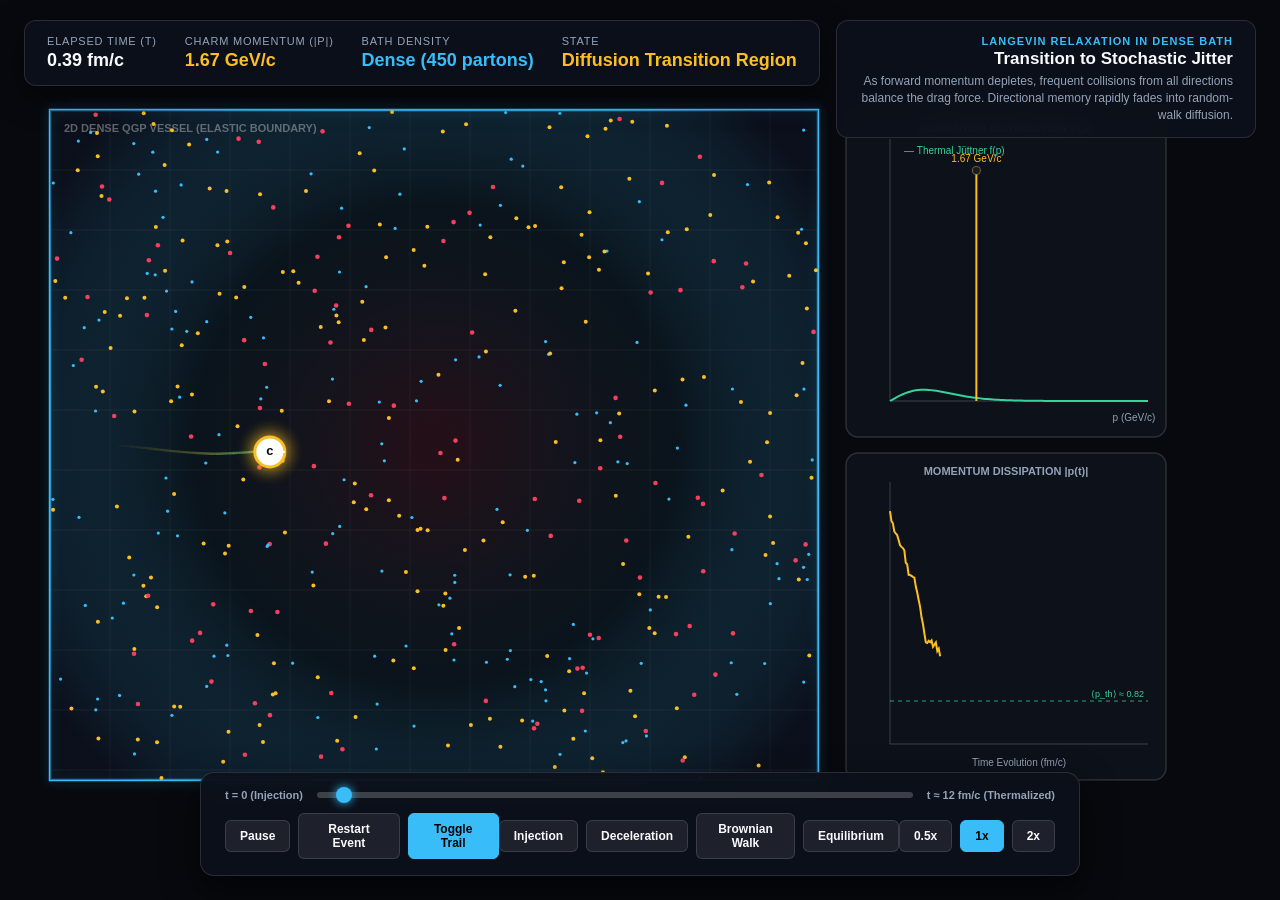
<file: anim/Brownian_Motion.html>
<!DOCTYPE html>
<html lang="en">
<head>
<meta charset="UTF-8">
<meta name="viewport" content="width=device-width, initial-scale=1.0">
<title>Charm Quark Brownian Motion in Dense QGP</title>
<style>
  :root {
    --bg-dark: #07090e;
    --panel-bg: rgba(13, 17, 27, 0.92);
    --border-color: rgba(255, 255, 255, 0.12);
    --accent-blue: #38bdf8;
    --accent-gold: #fbbf24;
    --accent-rose: #f43f5e;
    --accent-green: #34d399;
    --text-main: #f8fafc;
    --text-muted: #94a3b8;
  }

  * {
    box-sizing: border-box;
    margin: 0;
    padding: 0;
    font-family: Arial, -apple-system, BlinkMacSystemFont, "Segoe UI", Roboto, sans-serif;
    user-select: none;
  }

  body {
    background-color: var(--bg-dark);
    color: var(--text-main);
    overflow: hidden;
    width: 100vw;
    height: 100vh;
    display: flex;
  }

  #canvas-container {
    flex: 1;
    position: relative;
    height: 100%;
    background: radial-gradient(circle at center, #0f172a 0%, #07090e 100%);
  }

  canvas {
    width: 100%;
    height: 100%;
    display: block;
  }

  .top-telemetry {
    position: absolute;
    top: 20px;
    left: 24px;
    background: var(--panel-bg);
    border: 1px solid var(--border-color);
    padding: 14px 22px;
    border-radius: 12px;
    backdrop-filter: blur(12px);
    display: flex;
    gap: 28px;
    box-shadow: 0 10px 30px rgba(0, 0, 0, 0.5);
    z-index: 10;
  }

  .stat-item {
    display: flex;
    flex-direction: column;
  }

  .stat-label {
    font-size: 11px;
    text-transform: uppercase;
    letter-spacing: 0.8px;
    color: var(--text-muted);
    margin-bottom: 3px;
  }

  .stat-val {
    font-size: 18px;
    font-weight: 700;
    color: var(--text-main);
    font-feature-settings: "tnum";
  }

  .stage-badge {
    position: absolute;
    top: 20px;
    right: 24px;
    background: var(--panel-bg);
    border: 1px solid var(--border-color);
    padding: 14px 22px;
    border-radius: 12px;
    text-align: right;
    backdrop-filter: blur(12px);
    z-index: 10;
    max-width: 420px;
  }

  .stage-num {
    font-size: 11px;
    font-weight: bold;
    text-transform: uppercase;
    color: var(--accent-blue);
    letter-spacing: 1px;
  }

  .stage-title {
    font-size: 17px;
    font-weight: 700;
    margin-top: 2px;
    color: var(--text-main);
  }

  .stage-desc {
    font-size: 12px;
    color: var(--text-muted);
    margin-top: 4px;
    line-height: 1.4;
  }

  .bottom-hud {
    position: absolute;
    bottom: 24px;
    left: 50%;
    transform: translateX(-50%);
    width: min(880px, 92%);
    background: var(--panel-bg);
    border: 1px solid var(--border-color);
    padding: 16px 24px;
    border-radius: 14px;
    backdrop-filter: blur(12px);
    box-shadow: 0 15px 35px rgba(0, 0, 0, 0.6);
    z-index: 10;
    display: flex;
    flex-direction: column;
    gap: 12px;
  }

  .timeline-container {
    display: flex;
    align-items: center;
    gap: 14px;
  }

  .timeline-slider {
    flex: 1;
    -webkit-appearance: none;
    appearance: none;
    height: 6px;
    background: rgba(255, 255, 255, 0.2);
    border-radius: 4px;
    outline: none;
    cursor: pointer;
  }

  .timeline-slider::-webkit-slider-thumb {
    -webkit-appearance: none;
    appearance: none;
    width: 16px;
    height: 16px;
    border-radius: 50%;
    background: var(--accent-blue);
    cursor: pointer;
    box-shadow: 0 0 10px var(--accent-blue);
  }

  .controls-row {
    display: flex;
    justify-content: space-between;
    align-items: center;
  }

  .btn-group {
    display: flex;
    align-items: center;
    gap: 8px;
  }

  button {
    background: rgba(255, 255, 255, 0.08);
    border: 1px solid var(--border-color);
    color: var(--text-main);
    padding: 8px 14px;
    border-radius: 6px;
    font-size: 12px;
    font-weight: 600;
    cursor: pointer;
    transition: background 0.2s;
  }

  button:hover {
    background: rgba(255, 255, 255, 0.16);
  }

  button.active {
    background: var(--accent-blue);
    color: #000;
    border-color: var(--accent-blue);
  }
</style>
</head>
<body>

<div id="canvas-container">
  <canvas id="simCanvas"></canvas>

  <div class="top-telemetry">
    <div class="stat-item">
      <span class="stat-label">Elapsed Time (t)</span>
      <span class="stat-val" id="val-time">0.00 fm/c</span>
    </div>
    <div class="stat-item">
      <span class="stat-label">Charm Momentum (|p|)</span>
      <span class="stat-val" id="val-mom" style="color: #fbbf24;">4.50 GeV/c</span>
    </div>
    <div class="stat-item">
      <span class="stat-label">Bath Density</span>
      <span class="stat-val" id="val-dense" style="color: #38bdf8;">Dense (450 partons)</span>
    </div>
    <div class="stat-item">
      <span class="stat-label">State</span>
      <span class="stat-val" id="val-state" style="color: #f43f5e;">Directional Drag Phase</span>
    </div>
  </div>

  <div class="stage-badge">
    <div class="stage-num" id="badge-num">Langevin Relaxation in Dense Bath</div>
    <div class="stage-title" id="badge-title">High-pT Injection into Dense QGP</div>
    <div class="stage-desc" id="badge-desc">The charm quark enters with high kinetic energy, continuously plowing through a dense sea of light quarks and gluons. Frequent collisions provide smooth drag and realistic Brownian wander.</div>
  </div>

  <div class="bottom-hud">
    <div class="timeline-container">
      <span style="font-size: 11px; color: var(--text-muted); font-weight: bold;">t = 0 (Injection)</span>
      <input type="range" class="timeline-slider" id="timeSlider" min="0" max="100" step="0.05" value="0">
      <span style="font-size: 11px; color: var(--text-muted); font-weight: bold;">t ≈ 12 fm/c (Thermalized)</span>
    </div>

    <div class="controls-row">
      <div class="btn-group">
        <button id="btnPlay">Pause</button>
        <button id="btnRestart">Restart Event</button>
        <button id="btnTrail" class="active">Toggle Trail</button>
      </div>

      <div class="btn-group">
        <button class="stage-jump" data-target="0">Injection</button>
        <button class="stage-jump" data-target="30">Deceleration</button>
        <button class="stage-jump" data-target="65">Brownian Walk</button>
        <button class="stage-jump" data-target="100">Equilibrium</button>
      </div>

      <div class="btn-group">
        <button class="btn-speed" data-speed="0.5">0.5x</button>
        <button class="btn-speed active" data-speed="1.0">1x</button>
        <button class="btn-speed" data-speed="2.0">2x</button>
      </div>
    </div>
  </div>
</div>

<script>
const canvas = document.getElementById('simCanvas');
const ctx = canvas.getContext('2d');

let width, height;
let isPlaying = true;
let speedMult = 1.0;
let progress = 0;
let showTrail = true;

// 2D Chamber Geometry
let boxX, boxY, boxW, boxH;

function resize() {
  width = canvas.width = window.innerWidth;
  height = canvas.height = window.innerHeight;

  boxX = 50;
  boxY = 110;
  boxW = Math.min(width * 0.60, width - 420);
  boxH = height - 230;
}
window.addEventListener('resize', resize);
resize();

// -------------------------------------------------------------
// DENSE THERMAL MEDIUM BATH (450 particles)
// -------------------------------------------------------------
const NUM_PARTONS = 450;
const bathPartons = [];

function initBath() {
  bathPartons.length = 0;
  for (let i = 0; i < NUM_PARTONS; i++) {
    const r = Math.random();
    let color, radius;
    if (r < 0.45) {
      color = '#fbbf24'; radius = 2.0; // u, d light quarks (amber)
    } else if (r < 0.65) {
      color = '#f43f5e'; radius = 2.3; // s quarks (rose)
    } else {
      color = '#38bdf8'; radius = 1.6; // gluons (blue)
    }

    const ang = Math.random() * Math.PI * 2;
    const speed = 0.8 + Math.random() * 1.8;

    bathPartons.push({
      x: boxX + 10 + Math.random() * (boxW - 20),
      y: boxY + 10 + Math.random() * (boxH - 20),
      vx: Math.cos(ang) * speed,
      vy: Math.sin(ang) * speed,
      color: color,
      radius: radius
    });
  }
}
initBath();

// -------------------------------------------------------------
// CHARM QUARK CLASS (Stable, Visually Representative Brownian Motion)
// -------------------------------------------------------------
class CharmQuark {
  constructor() {
    this.reset();
  }

  reset() {
    this.radius = 15;
    this.x = boxX + 60;
    this.y = boxY + boxH * 0.5;

    // Smooth momentum vector components (GeV/c)
    this.px = 4.5;
    this.py = 0.2;

    this.trail = [];
    this.pHistory = [];
  }

  step(dt) {
    // 1. Current momentum magnitude
    const pCurrent = Math.hypot(this.px, this.py);

    // 2. Physical Drag & Random Noise (Balanced for smooth visual realism)
    // As progress advances, drag reduces the directed forward momentum
    const dragCoeff = 0.035;
    this.px *= (1.0 - dragCoeff);
    this.py *= (1.0 - dragCoeff);

    // Stochastic kick amplitude scales up as it thermalizes to maintain a stable ~0.8 GeV Brownian jitter
    const thermalTarget = 0.82; // Thermal momentum ~ sqrt(2*m*T)
    const kickMag = 0.11;
    const randAng = Math.random() * Math.PI * 2;
    this.px += Math.cos(randAng) * kickMag;
    this.py += Math.sin(randAng) * kickMag;

    // Minimum thermal floor so it never freezes completely
    const pNew = Math.hypot(this.px, this.py);
    if (progress > 60 && pNew < thermalTarget * 0.75) {
      const boost = (thermalTarget * 0.75) / (pNew + 1e-5);
      this.px *= boost;
      this.py *= boost;
    }

    // 3. Coordinate Update (Velocity conversion scaled for smooth visual motion)
    const vScale = 1.35;
    this.x += this.px * vScale * dt * 25;
    this.y += this.py * vScale * dt * 25;

    // 4. Elastic Specular Reflection off Box Walls (Guaranteed inside container)
    const minX = boxX + this.radius;
    const maxX = boxX + boxW - this.radius;
    const minY = boxY + this.radius;
    const maxY = boxY + boxH - this.radius;

    if (this.x < minX) {
      this.x = minX;
      this.px = Math.abs(this.px);
    } else if (this.x > maxX) {
      this.x = maxX;
      this.px = -Math.abs(this.px);
    }

    if (this.y < minY) {
      this.y = minY;
      this.py = Math.abs(this.py);
    } else if (this.y > maxY) {
      this.y = maxY;
      this.py = -Math.abs(this.py);
    }

    // Record trail for Brownian path visualization
    this.trail.push({ x: this.x, y: this.y, p: pNew });
    if (this.trail.length > 280) this.trail.shift();

    this.pHistory.push(pNew);
    if (this.pHistory.length > 180) this.pHistory.shift();
  }
}

const charm = new CharmQuark();

// -------------------------------------------------------------
// ANALYTICAL DIAGNOSTICS PANELS (Right Side)
// -------------------------------------------------------------
function drawDiagnostics(currentP) {
  const insetW = Math.min(320, width - (boxX + boxW) - 40);
  const insetX = boxX + boxW + 28;
  const insetH = (boxH - 16) / 2;

  // 1. TOP PANEL: SPECTRUM RELAXATION P(p)
  const topY = boxY;
  ctx.save();
  ctx.fillStyle = 'rgba(13, 17, 27, 0.94)';
  ctx.strokeStyle = 'rgba(255, 255, 255, 0.14)';
  ctx.lineWidth = 1.5;
  ctx.roundRect(insetX, topY, insetW, insetH, 12);
  ctx.fill();
  ctx.stroke();

  ctx.fillStyle = '#94a3b8';
  ctx.font = 'bold 11px Arial';
  ctx.textAlign = 'center';
  ctx.fillText("MOMENTUM DISTRIBUTION P(p)", insetX + insetW / 2, topY + 22);

  const ox = insetX + 44;
  const oy = topY + insetH - 36;
  const pw = insetW - 62;
  const ph = insetH - 65;

  ctx.strokeStyle = 'rgba(255, 255, 255, 0.2)';
  ctx.lineWidth = 1;
  ctx.beginPath();
  ctx.moveTo(ox, oy);
  ctx.lineTo(ox + pw, oy);
  ctx.moveTo(ox, oy);
  ctx.lineTo(ox, oy - ph);
  ctx.stroke();

  ctx.fillStyle = '#94a3b8';
  ctx.font = '10px Arial';
  ctx.fillText("p (GeV/c)", ox + pw - 14, oy + 20);

  // Equilibrium Thermal Curve f(p) \propto p * exp(-E/T)
  const maxP = 5.0;
  ctx.strokeStyle = '#34d399';
  ctx.lineWidth = 2;
  ctx.beginPath();
  for (let p = 0; p <= maxP; p += 0.05) {
    const val = p * Math.exp(-Math.sqrt(p * p + 1.27 * 1.27) / 0.30);
    const px = ox + (p / maxP) * pw;
    const py = oy - (val / 0.11) * (ph * 0.85);
    if (p === 0) ctx.moveTo(px, py);
    else ctx.lineTo(px, py);
  }
  ctx.stroke();

  // Instantaneous Charm Quark Momentum Marker
  const markerX = ox + (Math.min(maxP, currentP) / maxP) * pw;
  ctx.strokeStyle = '#fbbf24';
  ctx.lineWidth = 2;
  ctx.beginPath();
  ctx.moveTo(markerX, oy);
  ctx.lineTo(markerX, oy - ph * 0.88);
  ctx.stroke();

  ctx.fillStyle = '#fbbf24';
  ctx.beginPath();
  ctx.arc(markerX, oy - ph * 0.88, 4, 0, Math.PI * 2);
  ctx.fill();

  ctx.font = '10px Arial';
  ctx.textAlign = 'center';
  ctx.fillText(`${currentP.toFixed(2)} GeV/c`, markerX, oy - ph * 0.88 - 8);

  ctx.fillStyle = '#34d399';
  ctx.textAlign = 'left';
  ctx.fillText("— Thermal Jüttner f(p)", ox + 14, topY + 44);
  ctx.restore();

  // 2. BOTTOM PANEL: MOMENTUM EVOLUTION |p(t)|
  const botY = boxY + insetH + 16;
  ctx.save();
  ctx.fillStyle = 'rgba(13, 17, 27, 0.94)';
  ctx.strokeStyle = 'rgba(255, 255, 255, 0.14)';
  ctx.lineWidth = 1.5;
  ctx.roundRect(insetX, botY, insetW, insetH, 12);
  ctx.fill();
  ctx.stroke();

  ctx.fillStyle = '#94a3b8';
  ctx.font = 'bold 11px Arial';
  ctx.textAlign = 'center';
  ctx.fillText("MOMENTUM DISSIPATION |p(t)|", insetX + insetW / 2, botY + 22);

  const sox = insetX + 44;
  const soy = botY + insetH - 36;
  const spw = insetW - 62;
  const sph = insetH - 65;

  ctx.strokeStyle = 'rgba(255, 255, 255, 0.2)';
  ctx.lineWidth = 1;
  ctx.beginPath();
  ctx.moveTo(sox, soy);
  ctx.lineTo(sox + spw, soy);
  ctx.moveTo(sox, soy);
  ctx.lineTo(sox, soy - sph);
  ctx.stroke();

  // Thermal Equilibrium level (0.82 GeV/c)
  const thermY = soy - (0.82 / 5.0) * sph;
  ctx.strokeStyle = 'rgba(52, 211, 153, 0.5)';
  ctx.lineWidth = 1.5;
  ctx.setLineDash([4, 4]);
  ctx.beginPath();
  ctx.moveTo(sox, thermY);
  ctx.lineTo(sox + spw, thermY);
  ctx.stroke();
  ctx.setLineDash([]);

  ctx.fillStyle = '#34d399';
  ctx.font = '9px Arial';
  ctx.textAlign = 'right';
  ctx.fillText("⟨p_th⟩ ≈ 0.82", sox + spw - 4, thermY - 4);

  // Time-history trace
  if (charm.pHistory.length > 1) {
    ctx.strokeStyle = '#fbbf24';
    ctx.lineWidth = 2;
    ctx.beginPath();
    for (let i = 0; i < charm.pHistory.length; i++) {
      const pVal = charm.pHistory[i];
      const hx = sox + (i / 180) * spw;
      const hy = soy - (Math.min(5.0, pVal) / 5.0) * sph;
      if (i === 0) ctx.moveTo(hx, hy);
      else ctx.lineTo(hx, hy);
    }
    ctx.stroke();
  }

  ctx.fillStyle = '#94a3b8';
  ctx.font = '10px Arial';
  ctx.textAlign = 'center';
  ctx.fillText("Time Evolution (fm/c)", sox + spw / 2, soy + 22);

  ctx.restore();
}

// -------------------------------------------------------------
// MAIN DRAW LOOP
// -------------------------------------------------------------
function draw() {
  ctx.fillStyle = '#07090e';
  ctx.fillRect(0, 0, width, height);

  // 1. DRAW 2D CONTAINMENT BOX
  ctx.save();
  ctx.strokeStyle = '#38bdf8';
  ctx.lineWidth = 2.5;
  ctx.shadowColor = 'rgba(56, 189, 248, 0.4)';
  ctx.shadowBlur = 12;
  ctx.strokeRect(boxX, boxY, boxW, boxH);
  ctx.shadowBlur = 0;

  // Dense QGP Interior Glow
  const grad = ctx.createRadialGradient(
    boxX + boxW * 0.5, boxY + boxH * 0.5, 20,
    boxX + boxW * 0.5, boxY + boxH * 0.5, Math.max(boxW, boxH) * 0.6
  );
  grad.addColorStop(0, 'rgba(244, 63, 94, 0.12)');
  grad.addColorStop(0.5, 'rgba(56, 189, 248, 0.06)');
  grad.addColorStop(1, 'rgba(15, 23, 42, 0.45)');
  ctx.fillStyle = grad;
  ctx.fillRect(boxX, boxY, boxW, boxH);

  // Grid lines
  ctx.strokeStyle = 'rgba(255, 255, 255, 0.05)';
  ctx.lineWidth = 1;
  for (let gx = boxX + 60; gx < boxX + boxW; gx += 60) {
    ctx.beginPath(); ctx.moveTo(gx, boxY); ctx.lineTo(gx, boxY + boxH); ctx.stroke();
  }
  for (let gy = boxY + 60; gy < boxY + boxH; gy += 60) {
    ctx.beginPath(); ctx.moveTo(boxX, gy); ctx.lineTo(boxX + boxW, gy); ctx.stroke();
  }

  ctx.fillStyle = 'rgba(255, 255, 255, 0.35)';
  ctx.font = 'bold 11px Arial';
  ctx.textAlign = 'left';
  ctx.fillText("2D DENSE QGP VESSEL (ELASTIC BOUNDARY)", boxX + 14, boxY + 22);
  ctx.restore();

  // 2. UPDATE & DRAW DENSE BATH (Confined strictly in Box)
  bathPartons.forEach(p => {
    p.x += p.vx;
    p.y += p.vy;

    // Wall bounce
    if (p.x < boxX + p.radius) { p.x = boxX + p.radius; p.vx = Math.abs(p.vx); }
    else if (p.x > boxX + boxW - p.radius) { p.x = boxX + boxW - p.radius; p.vx = -Math.abs(p.vx); }

    if (p.y < boxY + p.radius) { p.y = boxY + p.radius; p.vy = Math.abs(p.vy); }
    else if (p.y > boxY + boxH - p.radius) { p.y = boxY + boxH - p.radius; p.vy = -Math.abs(p.vy); }

    ctx.fillStyle = p.color;
    ctx.beginPath();
    ctx.arc(p.x, p.y, p.radius, 0, Math.PI * 2);
    ctx.fill();
  });

  // 3. STEP CHARM QUARK LANGEVIN WALKER
  if (isPlaying) {
    const dt = 0.045 * speedMult;
    charm.step(dt);
    progress += 0.09 * speedMult;
    if (progress > 100) {
      progress = 0;
      charm.reset();
    }
  }

  // 4. DRAW BROWNIAN TRAIL
  if (showTrail && charm.trail.length > 1) {
    ctx.save();
    for (let i = 1; i < charm.trail.length; i++) {
      const pt1 = charm.trail[i - 1];
      const pt2 = charm.trail[i];
      const frac = i / charm.trail.length;

      // Transition from Gold (high p) to Cyan/Green (thermal Brownian jitter)
      const pNorm = Math.min(1.0, (pt2.p - 0.8) / 3.7);
      const r = Math.round(251 * pNorm + 52 * (1 - pNorm));
      const g = Math.round(191 * pNorm + 211 * (1 - pNorm));
      const b = Math.round(36 * pNorm + 153 * (1 - pNorm));

      ctx.strokeStyle = `rgba(${r}, ${g}, ${b}, ${frac * 0.85})`;
      ctx.lineWidth = 2.4;
      ctx.beginPath();
      ctx.moveTo(pt1.x, pt1.y);
      ctx.lineTo(pt2.x, pt2.y);
      ctx.stroke();
    }
    ctx.restore();
  }

  // 5. DRAW CHARM QUARK
  const curP = Math.hypot(charm.px, charm.py);
  ctx.save();

  // Halo
  const halo = ctx.createRadialGradient(charm.x, charm.y, 0, charm.x, charm.y, charm.radius * 2.4);
  halo.addColorStop(0, '#fbbf24');
  halo.addColorStop(0.5, 'rgba(251, 191, 36, 0.35)');
  halo.addColorStop(1, 'rgba(0,0,0,0)');
  ctx.fillStyle = halo;
  ctx.beginPath();
  ctx.arc(charm.x, charm.y, charm.radius * 2.4, 0, Math.PI * 2);
  ctx.fill();

  // Core
  ctx.fillStyle = '#ffffff';
  ctx.beginPath();
  ctx.arc(charm.x, charm.y, charm.radius, 0, Math.PI * 2);
  ctx.fill();
  ctx.strokeStyle = '#fbbf24';
  ctx.lineWidth = 3;
  ctx.stroke();

  // Label
  ctx.fillStyle = '#07090e';
  ctx.font = 'bold 13px Arial';
  ctx.textAlign = 'center';
  ctx.textBaseline = 'middle';
  ctx.fillText('c', charm.x, charm.y);

  // Velocity arrow (showing instantaneous heading)
  const arrowScale = 9.0;
  ctx.strokeStyle = '#ffffff';
  ctx.lineWidth = 2;
  ctx.beginPath();
  ctx.moveTo(charm.x, charm.y);
  ctx.lineTo(charm.x + charm.px * arrowScale, charm.y + charm.py * arrowScale);
  ctx.stroke();

  ctx.restore();

  // 6. DRAW RIGHT INSET DIAGNOSTICS
  drawDiagnostics(curP);

  // 7. TELEMETRY & LABELS
  const t_fm = (progress * 0.12).toFixed(2);
  document.getElementById('val-time').textContent = t_fm + " fm/c";
  document.getElementById('val-mom').textContent = curP.toFixed(2) + " GeV/c";

  let statusText = "High-pT Drag Phase";
  let statusColor = "#f43f5e";
  if (curP <= 1.1) {
    statusText = "Fully Thermalized (Brownian Motion)";
    statusColor = "#34d399";
  } else if (curP < 2.3) {
    statusText = "Diffusion Transition Region";
    statusColor = "#fbbf24";
  }
  document.getElementById('val-state').textContent = statusText;
  document.getElementById('val-state').style.color = statusColor;
  document.getElementById('timeSlider').value = progress;

  const badgeTitle = document.getElementById('badge-title');
  const badgeDesc = document.getElementById('badge-desc');
  if (curP > 2.3) {
    badgeTitle.textContent = "Directed Collisional Drag Phase";
    badgeDesc.textContent = "The charm quark plows through the dense medium, transferring forward momentum to ambient quarks and gluons. The path is predominantly ballistic with slight jitter.";
  } else if (curP > 1.1) {
    badgeTitle.textContent = "Transition to Stochastic Jitter";
    badgeDesc.textContent = "As forward momentum depletes, frequent collisions from all directions balance the drag force. Directional memory rapidly fades into random-walk diffusion.";
  } else {
    badgeTitle.textContent = "Thermal Equilibrium (Brownian Walk)";
    badgeDesc.textContent = "The charm quark is in local thermodynamic equilibrium with the dense QGP, executing a classic isotropic Brownian random walk inside the vessel.";
  }

  requestAnimationFrame(draw);
}

// -------------------------------------------------------------
// CONTROLS & LISTENERS
// -------------------------------------------------------------
const btnPlay = document.getElementById('btnPlay');
btnPlay.addEventListener('click', () => {
  isPlaying = !isPlaying;
  btnPlay.textContent = isPlaying ? 'Pause' : 'Play';
  btnPlay.classList.toggle('active', !isPlaying);
});

const btnRestart = document.getElementById('btnRestart');
btnRestart.addEventListener('click', () => {
  progress = 0;
  charm.reset();
});

const btnTrail = document.getElementById('btnTrail');
btnTrail.addEventListener('click', () => {
  showTrail = !showTrail;
  btnTrail.classList.toggle('active', showTrail);
});

const slider = document.getElementById('timeSlider');
slider.addEventListener('input', (e) => {
  progress = parseFloat(e.target.value);
});

const stageJumps = document.querySelectorAll('.stage-jump');
stageJumps.forEach(btn => {
  btn.addEventListener('click', () => {
    progress = parseFloat(btn.dataset.target);
    if (progress === 0) charm.reset();
  });
});

const speedButtons = document.querySelectorAll('.btn-speed');
speedButtons.forEach(btn => {
  btn.addEventListener('click', () => {
    speedButtons.forEach(b => b.classList.remove('active'));
    btn.classList.add('active');
    speedMult = parseFloat(btn.dataset.speed);
  });
});

requestAnimationFrame(draw);
</script>
</body>
</html>
</file>
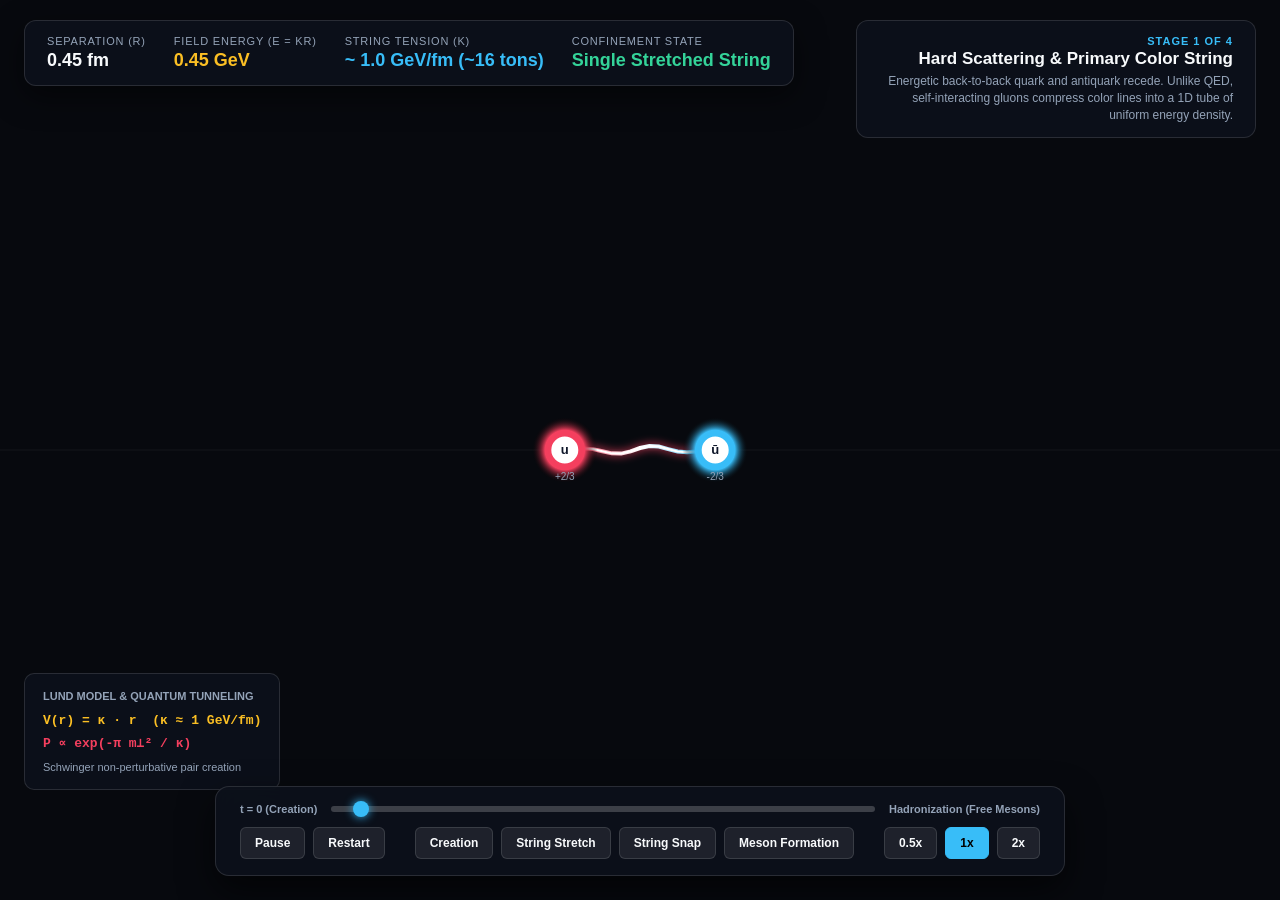
<file: anim/Color_Confine.html>
<!DOCTYPE html>
<html lang="en">
<head>
<meta charset="UTF-8">
<meta name="viewport" content="width=device-width, initial-scale=1.0">
<title>Lund String Model: Color Confinement & Hadronization</title>
<style>
  :root {
    --bg-dark: #07090e;
    --panel-bg: rgba(13, 17, 27, 0.9);
    --border-color: rgba(255, 255, 255, 0.12);
    --accent-blue: #38bdf8;
    --accent-gold: #fbbf24;
    --accent-rose: #f43f5e;
    --accent-green: #34d399;
    --accent-purple: #c084fc;
    --text-main: #f8fafc;
    --text-muted: #94a3b8;
  }

  * {
    box-sizing: border-box;
    margin: 0;
    padding: 0;
    font-family: Arial, -apple-system, BlinkMacSystemFont, "Segoe UI", Roboto, sans-serif;
    user-select: none;
  }

  body {
    background-color: var(--bg-dark);
    color: var(--text-main);
    overflow: hidden;
    width: 100vw;
    height: 100vh;
    display: flex;
  }

  #canvas-container {
    flex: 1;
    position: relative;
    height: 100%;
    background: radial-gradient(circle at center, #0f172a 0%, #07090e 100%);
  }

  canvas {
    width: 100%;
    height: 100%;
    display: block;
  }

  /* Telemetry Panel */
  .top-telemetry {
    position: absolute;
    top: 20px;
    left: 24px;
    background: var(--panel-bg);
    border: 1px solid var(--border-color);
    padding: 14px 22px;
    border-radius: 12px;
    backdrop-filter: blur(12px);
    display: flex;
    gap: 28px;
    box-shadow: 0 10px 30px rgba(0, 0, 0, 0.5);
    z-index: 10;
  }

  .stat-item {
    display: flex;
    flex-direction: column;
  }

  .stat-label {
    font-size: 11px;
    text-transform: uppercase;
    letter-spacing: 0.8px;
    color: var(--text-muted);
    margin-bottom: 3px;
  }

  .stat-val {
    font-size: 18px;
    font-weight: 700;
    color: var(--text-main);
    font-feature-settings: "tnum";
  }

  /* Educational Stage Badge */
  .stage-badge {
    position: absolute;
    top: 20px;
    right: 24px;
    background: var(--panel-bg);
    border: 1px solid var(--border-color);
    padding: 14px 22px;
    border-radius: 12px;
    text-align: right;
    backdrop-filter: blur(12px);
    z-index: 10;
    max-width: 400px;
  }

  .stage-num {
    font-size: 11px;
    font-weight: bold;
    text-transform: uppercase;
    color: var(--accent-blue);
    letter-spacing: 1px;
  }

  .stage-title {
    font-size: 17px;
    font-weight: 700;
    margin-top: 2px;
    color: var(--text-main);
  }

  .stage-desc {
    font-size: 12px;
    color: var(--text-muted);
    margin-top: 4px;
    line-height: 1.4;
  }

  /* Formula Reference Box */
  .formula-box {
    position: absolute;
    bottom: 110px;
    left: 24px;
    background: var(--panel-bg);
    border: 1px solid var(--border-color);
    padding: 14px 18px;
    border-radius: 10px;
    backdrop-filter: blur(8px);
    z-index: 10;
    font-size: 12px;
    line-height: 1.5;
  }

  .formula-title {
    font-weight: bold;
    font-size: 11px;
    color: var(--text-muted);
    text-transform: uppercase;
    margin-bottom: 6px;
  }

  .formula-math {
    color: var(--accent-gold);
    font-family: "Courier New", Courier, monospace;
    font-weight: bold;
    font-size: 13px;
  }

  /* Bottom Controls HUD */
  .bottom-hud {
    position: absolute;
    bottom: 24px;
    left: 50%;
    transform: translateX(-50%);
    width: min(850px, 92%);
    background: var(--panel-bg);
    border: 1px solid var(--border-color);
    padding: 16px 24px;
    border-radius: 14px;
    backdrop-filter: blur(12px);
    box-shadow: 0 15px 35px rgba(0, 0, 0, 0.6);
    z-index: 10;
    display: flex;
    flex-direction: column;
    gap: 12px;
  }

  .timeline-container {
    display: flex;
    align-items: center;
    gap: 14px;
  }

  .timeline-slider {
    flex: 1;
    -webkit-appearance: none;
    appearance: none;
    height: 6px;
    background: rgba(255, 255, 255, 0.2);
    border-radius: 4px;
    outline: none;
    cursor: pointer;
  }

  .timeline-slider::-webkit-slider-thumb {
    -webkit-appearance: none;
    appearance: none;
    width: 16px;
    height: 16px;
    border-radius: 50%;
    background: var(--accent-blue);
    cursor: pointer;
    box-shadow: 0 0 10px var(--accent-blue);
  }

  .controls-row {
    display: flex;
    justify-content: space-between;
    align-items: center;
  }

  .btn-group {
    display: flex;
    align-items: center;
    gap: 8px;
  }

  button {
    background: rgba(255, 255, 255, 0.08);
    border: 1px solid var(--border-color);
    color: var(--text-main);
    padding: 8px 14px;
    border-radius: 6px;
    font-size: 12px;
    font-weight: 600;
    cursor: pointer;
    transition: background 0.2s;
  }

  button:hover {
    background: rgba(255, 255, 255, 0.16);
  }

  button.active {
    background: var(--accent-blue);
    color: #000;
    border-color: var(--accent-blue);
  }
</style>
</head>
<body>

<div id="canvas-container">
  <canvas id="simCanvas"></canvas>

  <!-- Real-time Telemetry -->
  <div class="top-telemetry">
    <div class="stat-item">
      <span class="stat-label">Separation (r)</span>
      <span class="stat-val" id="val-sep">0.30 fm</span>
    </div>
    <div class="stat-item">
      <span class="stat-label">Field Energy (E = &kappa;r)</span>
      <span class="stat-val" id="val-energy" style="color: #fbbf24;">0.30 GeV</span>
    </div>
    <div class="stat-item">
      <span class="stat-label">String Tension (&kappa;)</span>
      <span class="stat-val" id="val-tension" style="color: #38bdf8;">~ 1.0 GeV/fm (~16 tons)</span>
    </div>
    <div class="stat-item">
      <span class="stat-label">Confinement State</span>
      <span class="stat-val" id="val-state" style="color: #34d399;">Single Bound String</span>
    </div>
  </div>

  <!-- Stage Badge -->
  <div class="stage-badge">
    <div class="stage-num" id="badge-num">Stage 1 of 4</div>
    <div class="stage-title" id="badge-title">Primary q-q&#772; Pair Production</div>
    <div class="stage-desc" id="badge-desc">An energetic quark and antiquark fly apart with high kinetic energy following a hard collision.</div>
  </div>

  <!-- Physics Formula Reference -->
  <div class="formula-box">
    <div class="formula-title">Lund Model & Quantum Tunneling</div>
    <div class="formula-math">V(r) = &kappa; &middot; r &nbsp;(&kappa; &approx; 1 GeV/fm)</div>
    <div class="formula-math" style="margin-top: 4px; color: var(--accent-rose);">P &prop; exp(-&pi; m&#8869;&sup2; / &kappa;)</div>
    <div style="font-size: 11px; color: var(--text-muted); margin-top: 5px;">Schwinger non-perturbative pair creation</div>
  </div>

  <!-- Bottom Timeline & Controls -->
  <div class="bottom-hud">
    <div class="timeline-container">
      <span style="font-size: 11px; color: var(--text-muted); font-weight: bold;">t = 0 (Creation)</span>
      <input type="range" class="timeline-slider" id="timeSlider" min="0" max="100" step="0.05" value="0">
      <span style="font-size: 11px; color: var(--text-muted); font-weight: bold;">Hadronization (Free Mesons)</span>
    </div>

    <div class="controls-row">
      <div class="btn-group">
        <button id="btnPlay">Pause</button>
        <button id="btnRestart">Restart</button>
      </div>

      <div class="btn-group">
        <button class="stage-jump" data-target="5">Creation</button>
        <button class="stage-jump" data-target="32">String Stretch</button>
        <button class="stage-jump" data-target="58">String Snap</button>
        <button class="stage-jump" data-target="88">Meson Formation</button>
      </div>

      <div class="btn-group">
        <button class="btn-speed" data-speed="0.5">0.5x</button>
        <button class="btn-speed active" data-speed="1.0">1x</button>
        <button class="btn-speed" data-speed="2.0">2x</button>
      </div>
    </div>
  </div>
</div>

<script>
const canvas = document.getElementById('simCanvas');
const ctx = canvas.getContext('2d');

let width, height, centerX, centerY;
let isPlaying = true;
let speedMult = 1.0;
let progress = 0; // 0 to 100

function resize() {
  width = canvas.width = window.innerWidth;
  height = canvas.height = window.innerHeight;
  centerX = width / 2;
  centerY = height / 2;
}
window.addEventListener('resize', resize);
resize();

// Color definitions for SU(3) charges
const C_RED = '#f43f5e';
const C_ANTI_RED = '#38bdf8'; // Cyan is complementary anti-red
const C_GREEN = '#34d399';
const C_ANTI_GREEN = '#c084fc'; // Magenta is anti-green

function getStageInfo(p) {
  if (p < 25) {
    const r = (0.3 + (p / 25) * 0.9).toFixed(2);
    const e = (r * 1.0).toFixed(2);
    return {
      sep: `${r} fm`,
      energy: `${e} GeV`,
      state: "Single Stretched String",
      badgeNum: "Stage 1 of 4",
      title: "Hard Scattering & Primary Color String",
      desc: "Energetic back-to-back quark and antiquark recede. Unlike QED, self-interacting gluons compress color lines into a 1D tube of uniform energy density."
    };
  } else if (p < 55) {
    const r = (1.2 + ((p - 25) / 30) * 1.3).toFixed(2);
    const e = (r * 1.0).toFixed(2);
    return {
      sep: `${r} fm`,
      energy: `${e} GeV`,
      state: "Critical Tension Threshold",
      badgeNum: "Stage 2 of 4",
      title: "Linear Potential & Energy Accumulation",
      desc: "Energy stored in the flux tube grows linearly with separation: E = κr. At ~2 GeV, it becomes energetically favorable to create a new quark pair."
    };
  } else if (p < 75) {
    return {
      sep: "Snapped (2 Sub-systems)",
      energy: "Converted to Masses + Momenta",
      state: "Schwinger Tunneling: String Breaks",
      badgeNum: "Stage 3 of 4",
      title: "Schwinger Pair Creation (String Snaps)",
      desc: "A virtual q'q̄' pair tunnels out of the vacuum via the Schwinger mechanism (P ∝ exp(-πm⊥²/κ)). The string snaps into two independent color-singlets."
    };
  } else {
    return {
      sep: "> 4.0 fm (Decoupled)",
      energy: "Invariant Masses Locked",
      state: "Color-Singlet Hadrons (π, K)",
      badgeNum: "Stage 4 of 4",
      title: "Hadronization (Color Confinement)",
      desc: "Free quarks never emerge in isolation! The fragments form colorless mesons (e.g. u-d̄ → π⁺, d-ū → π⁻) flying apart as physical detector jets."
    };
  }
}

// Draw a dynamic fluctuating gluon flux tube
function drawFluxTube(x1, y1, x2, y2, time, colorA, colorB, intensity = 1.0, isTense = false) {
  const dist = Math.hypot(x2 - x1, y2 - y1);
  const segments = Math.max(16, Math.floor(dist / 14));
  const dx = (x2 - x1) / segments;
  const dy = (y2 - y1) / segments;
  const normalX = -(y2 - y1) / dist;
  const normalY = (x2 - x1) / dist;

  ctx.save();
  ctx.beginPath();
  ctx.moveTo(x1, y1);

  for (let i = 1; i < segments; i++) {
    const frac = i / segments;
    const px = x1 + dx * i;
    const py = y1 + dy * i;
    // Vibrational frequency increases with tension
    const freq = isTense ? 16 : 8;
    const amp = (isTense ? 8 : 4) * Math.sin(frac * Math.PI) * intensity;
    const wave = Math.sin(time * freq + i * 0.8) * amp;

    ctx.lineTo(px + normalX * wave, py + normalY * wave);
  }
  ctx.lineTo(x2, y2);

  // Gradient representing color / anti-color flux
  const grad = ctx.createLinearGradient(x1, y1, x2, y2);
  grad.addColorStop(0, colorA);
  grad.addColorStop(0.5, '#ffffff');
  grad.addColorStop(1, colorB);

  // Outer glow
  ctx.strokeStyle = grad;
  ctx.lineWidth = isTense ? 6 : 4;
  ctx.shadowColor = isTense ? '#fbbf24' : colorA;
  ctx.shadowBlur = isTense ? 16 : 8;
  ctx.stroke();

  // Bright central string core
  ctx.lineWidth = 2;
  ctx.strokeStyle = '#ffffff';
  ctx.shadowBlur = 0;
  ctx.stroke();

  ctx.restore();
}

// Draw single quark entity
function drawQuark(x, y, flavor, charge, color, isAnti = false, scale = 1.0) {
  ctx.save();
  const radius = 15 * scale;

  // Quantum halo glow
  const glow = ctx.createRadialGradient(x, y, 0, x, y, radius * 2.2);
  glow.addColorStop(0, color);
  glow.addColorStop(0.6, color.replace(')', ', 0.35)').replace('rgb', 'rgba'));
  glow.addColorStop(1, 'rgba(0,0,0,0)');

  ctx.fillStyle = glow;
  ctx.beginPath();
  ctx.arc(x, y, radius * 2.2, 0, Math.PI * 2);
  ctx.fill();

  // Core
  ctx.fillStyle = '#ffffff';
  ctx.beginPath();
  ctx.arc(x, y, radius, 0, Math.PI * 2);
  ctx.fill();

  ctx.strokeStyle = color;
  ctx.lineWidth = 3;
  ctx.stroke();

  // Quark Flavor Label
  ctx.fillStyle = '#0f172a';
  ctx.font = `bold ${Math.round(13 * scale)}px Arial`;
  ctx.textAlign = 'center';
  ctx.textBaseline = 'middle';
  const label = isAnti ? `${flavor}̄` : flavor;
  ctx.fillText(label, x, y);

  // Electric charge subtitle
  ctx.fillStyle = '#94a3b8';
  ctx.font = `${Math.round(10 * scale)}px Arial`;
  ctx.fillText(charge, x, y + radius + 12);

  ctx.restore();
}

// Draw Hadron Oval Shell (Color-neutral singlet bound state)
function drawMesonBoundary(x1, y1, x2, y2, name, alpha) {
  const midX = (x1 + x2) / 2;
  const midY = (y1 + y2) / 2;
  const dist = Math.hypot(x2 - x1, y2 - y1);
  const angle = Math.atan2(y2 - y1, x2 - x1);

  ctx.save();
  ctx.globalAlpha = alpha;
  ctx.translate(midX, midY);
  ctx.rotate(angle);

  // Dashed oval representing color-neutral meson volume
  ctx.strokeStyle = 'rgba(52, 211, 153, 0.7)';
  ctx.lineWidth = 2;
  ctx.setLineDash([5, 5]);
  ctx.beginPath();
  ctx.ellipse(0, 0, dist * 0.75 + 18, 30, 0, 0, Math.PI * 2);
  ctx.stroke();
  ctx.setLineDash([]);

  // Meson physical tag
  ctx.fillStyle = '#34d399';
  ctx.font = 'bold 12px Arial';
  ctx.textAlign = 'center';
  ctx.fillText(name, 0, -36);

  ctx.restore();
}

function draw(timestamp) {
  ctx.fillStyle = '#07090e';
  ctx.fillRect(0, 0, width, height);

  const time = timestamp * 0.001;

  // Coordinate frame & baseline
  ctx.strokeStyle = 'rgba(255, 255, 255, 0.05)';
  ctx.lineWidth = 1;
  ctx.beginPath();
  ctx.moveTo(0, centerY);
  ctx.lineTo(width, centerY);
  ctx.stroke();

  // Dynamic separation distance of the primary pair
  const maxSep = Math.min(width * 0.42, 380);

  if (progress < 55) {
    // -------------------------------------------------------------
    // PHASE 1 & 2: Continuous string stretching
    // -------------------------------------------------------------
    const stretchFrac = progress / 55;
    const currentSep = 50 + stretchFrac * (maxSep - 50);
    const isCritical = progress > 35;

    const q1X = centerX - currentSep;
    const q2X = centerX + currentSep;

    // Draw connecting Lund string
    drawFluxTube(q1X, centerY, q2X, centerY, time, C_RED, C_ANTI_RED, 1.0 + stretchFrac, isCritical);

    // Primary quarks: u (red) and ū (anti-red)
    drawQuark(q1X, centerY, 'u', '+2/3', C_RED, false);
    drawQuark(q2X, centerY, 'u', '-2/3', C_ANTI_RED, true);

    // Potential energy diagram representation in the background
    if (progress > 10) {
      const potH = stretchFrac * 120;
      ctx.strokeStyle = 'rgba(251, 191, 36, 0.3)';
      ctx.lineWidth = 1.5;
      ctx.beginPath();
      ctx.moveTo(q1X, centerY - 45);
      ctx.lineTo(centerX, centerY - 45 - potH);
      ctx.lineTo(q2X, centerY - 45);
      ctx.stroke();

      ctx.fillStyle = 'rgba(251, 191, 36, 0.8)';
      ctx.font = '11px Arial';
      ctx.textAlign = 'center';
      ctx.fillText(`Stored String Energy: V(r) = κ · r`, centerX, centerY - 55 - potH);
    }

  } else if (progress < 75) {
    // -------------------------------------------------------------
    // PHASE 3: Quantum Tunneling & String Snapping (Schwinger Pair)
    // -------------------------------------------------------------
    const snapFrac = (progress - 55) / 20;
    const currentSep = maxSep + snapFrac * 60;

    // Outer primary quarks continuing outward
    const q1X = centerX - currentSep;
    const q2X = centerX + currentSep;

    // Newly formed virtual pair in the vacuum at center: d and d̄
    const pairSeparation = Math.min(70, snapFrac * 110);
    const newPairX1 = centerX - pairSeparation; // d̄ (anti-quark) pairing with u
    const newPairX2 = centerX + pairSeparation; // d (quark) pairing with ū

    // Two independent sub-strings contracting / forming
    drawFluxTube(q1X, centerY, newPairX1, centerY, time, C_RED, C_ANTI_RED, 0.8, false);
    drawFluxTube(newPairX2, centerY, q2X, centerY, time, C_GREEN, C_ANTI_GREEN, 0.8, false);

    // Primary quarks
    drawQuark(q1X, centerY, 'u', '+2/3', C_RED, false);
    drawQuark(q2X, centerY, 'u', '-2/3', C_ANTI_RED, true);

    // Newly created vacuum pair (Schwinger tunneling flash)
    const flashAlpha = Math.max(0, 1.0 - snapFrac * 1.5);
    if (flashAlpha > 0) {
      ctx.save();
      ctx.fillStyle = `rgba(255, 255, 255, ${flashAlpha * 0.6})`;
      ctx.beginPath();
      ctx.arc(centerX, centerY, 35 * flashAlpha + 10, 0, Math.PI * 2);
      ctx.fill();
      ctx.restore();
    }

    // New pair: d̄ (anti-green) and d (green)
    drawQuark(newPairX1, centerY, 'd', '+1/3', C_ANTI_RED, true, 0.95);
    drawQuark(newPairX2, centerY, 'd', '-1/3', C_GREEN, false, 0.95);

    // Annotation
    ctx.fillStyle = '#fbbf24';
    ctx.font = 'bold 12px Arial';
    ctx.textAlign = 'center';
    ctx.fillText("String Snaps! Vacuum qq̄ pair created", centerX, centerY - 65);

  } else {
    // -------------------------------------------------------------
    // PHASE 4: Stable Hadron Separation (Color-Neutral Mesons)
    // -------------------------------------------------------------
    const postFrac = (progress - 75) / 25;
    const clusterOffset = (maxSep + 60) + postFrac * 140;

    // Left Meson Center (π⁺ = u d̄)
    const m1X = centerX - clusterOffset;
    const q1X = m1X - 35;
    const q2X = m1X + 35;

    // Right Meson Center (π⁻ = d ū)
    const m2X = centerX + clusterOffset;
    const q3X = m2X - 35;
    const q4X = m2X + 35;

    // Internal sub-flux tubes holding each meson together
    drawFluxTube(q1X, centerY, q2X, centerY, time, C_RED, C_ANTI_RED, 0.5, false);
    drawFluxTube(q3X, centerY, q4X, centerY, time, C_GREEN, C_ANTI_GREEN, 0.5, false);

    // Left Meson Quarks
    drawQuark(q1X, centerY, 'u', '+2/3', C_RED, false, 0.9);
    drawQuark(q2X, centerY, 'd', '+1/3', C_ANTI_RED, true, 0.9);

    // Right Meson Quarks
    drawQuark(q3X, centerY, 'd', '-1/3', C_GREEN, false, 0.9);
    drawQuark(q4X, centerY, 'u', '-2/3', C_ANTI_GREEN, true, 0.9);

    // Hadron envelope indicators
    drawMesonBoundary(q1X, centerY, q2X, centerY, "Pion (π⁺ = ud̄, Q = +1)", 1.0);
    drawMesonBoundary(q3X, centerY, q4X, centerY, "Pion (π⁻ = dū, Q = -1)", 1.0);

    // Final educational message
    ctx.fillStyle = '#94a3b8';
    ctx.font = '12px Arial';
    ctx.textAlign = 'center';
    ctx.fillText("Result: 2 Independent Colorless Mesons (No Isolated Color Charges)", centerX, centerY + 85);
  }

  // Telemetry & UI update
  const info = getStageInfo(progress);
  document.getElementById('val-sep').textContent = info.sep;
  document.getElementById('val-energy').textContent = info.energy;
  document.getElementById('val-state').textContent = info.state;
  document.getElementById('badge-num').textContent = info.badgeNum;
  document.getElementById('badge-title').textContent = info.title;
  document.getElementById('badge-desc').textContent = info.desc;
  document.getElementById('timeSlider').value = progress;

  // Step timeline
  if (isPlaying) {
    progress += 0.12 * speedMult;
    if (progress > 100) {
      progress = 0; // Loop seamlessly
    }
  }

  requestAnimationFrame(draw);
}

// UI Event Handlers
const btnPlay = document.getElementById('btnPlay');
btnPlay.addEventListener('click', () => {
  isPlaying = !isPlaying;
  btnPlay.textContent = isPlaying ? 'Pause' : 'Play';
  btnPlay.classList.toggle('active', !isPlaying);
});

const btnRestart = document.getElementById('btnRestart');
btnRestart.addEventListener('click', () => {
  progress = 0;
});

const slider = document.getElementById('timeSlider');
slider.addEventListener('input', (e) => {
  progress = parseFloat(e.target.value);
});

const stageJumps = document.querySelectorAll('.stage-jump');
stageJumps.forEach(btn => {
  btn.addEventListener('click', () => {
    progress = parseFloat(btn.dataset.target);
  });
});

const speedButtons = document.querySelectorAll('.btn-speed');
speedButtons.forEach(btn => {
  btn.addEventListener('click', () => {
    speedButtons.forEach(b => b.classList.remove('active'));
    btn.classList.add('active');
    speedMult = parseFloat(btn.dataset.speed);
  });
});

requestAnimationFrame(draw);
</script>
</body>
</html>
</file>
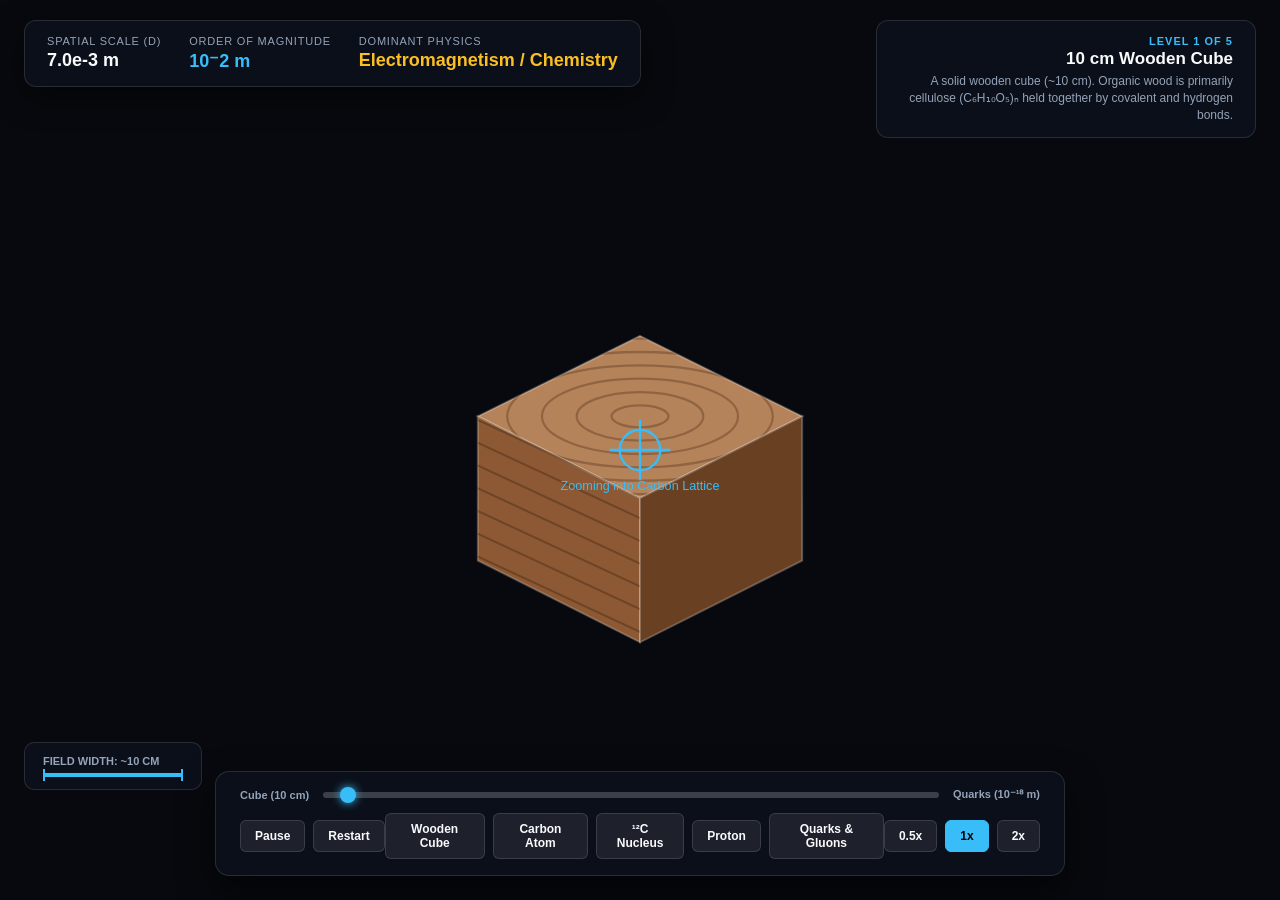
<file: anim/Cube_to_Quark.html>
<!DOCTYPE html>
<html lang="en">
<head>
<meta charset="UTF-8">
<meta name="viewport" content="width=device-width, initial-scale=1.0">
<title>Powers of Ten: From Wooden Cube to Quarks</title>
<style>
  :root {
    --bg-dark: #07090e;
    --panel-bg: rgba(13, 17, 27, 0.9);
    --border-color: rgba(255, 255, 255, 0.12);
    --accent-blue: #38bdf8;
    --accent-gold: #fbbf24;
    --accent-rose: #f43f5e;
    --accent-green: #34d399;
    --text-main: #f8fafc;
    --text-muted: #94a3b8;
  }

  * {
    box-sizing: border-box;
    margin: 0;
    padding: 0;
    font-family: Arial, -apple-system, BlinkMacSystemFont, "Segoe UI", Roboto, sans-serif;
    user-select: none;
  }

  body {
    background-color: var(--bg-dark);
    color: var(--text-main);
    overflow: hidden;
    width: 100vw;
    height: 100vh;
    display: flex;
  }

  #canvas-container {
    flex: 1;
    position: relative;
    height: 100%;
    background: radial-gradient(circle at center, #0f172a 0%, #07090e 100%);
  }

  canvas {
    width: 100%;
    height: 100%;
    display: block;
  }

  .top-telemetry {
    position: absolute;
    top: 20px;
    left: 24px;
    background: var(--panel-bg);
    border: 1px solid var(--border-color);
    padding: 14px 22px;
    border-radius: 12px;
    backdrop-filter: blur(12px);
    display: flex;
    gap: 28px;
    box-shadow: 0 10px 30px rgba(0, 0, 0, 0.5);
    z-index: 10;
  }

  .stat-item {
    display: flex;
    flex-direction: column;
  }

  .stat-label {
    font-size: 11px;
    text-transform: uppercase;
    letter-spacing: 0.8px;
    color: var(--text-muted);
    margin-bottom: 3px;
  }

  .stat-val {
    font-size: 18px;
    font-weight: 700;
    color: var(--text-main);
    font-feature-settings: "tnum";
  }

  .stage-badge {
    position: absolute;
    top: 20px;
    right: 24px;
    background: var(--panel-bg);
    border: 1px solid var(--border-color);
    padding: 14px 22px;
    border-radius: 12px;
    text-align: right;
    backdrop-filter: blur(12px);
    z-index: 10;
    max-width: 380px;
  }

  .stage-num {
    font-size: 11px;
    font-weight: bold;
    text-transform: uppercase;
    color: var(--accent-blue);
    letter-spacing: 1px;
  }

  .stage-title {
    font-size: 17px;
    font-weight: 700;
    margin-top: 2px;
    color: var(--text-main);
  }

  .stage-desc {
    font-size: 12px;
    color: var(--text-muted);
    margin-top: 4px;
    line-height: 1.4;
  }

  .scale-meter {
    position: absolute;
    left: 24px;
    bottom: 110px;
    background: var(--panel-bg);
    border: 1px solid var(--border-color);
    padding: 12px 18px;
    border-radius: 10px;
    backdrop-filter: blur(8px);
    z-index: 10;
  }

  .scale-bar {
    width: 140px;
    height: 4px;
    background: var(--accent-blue);
    margin-top: 6px;
    position: relative;
    border-radius: 2px;
  }

  .scale-bar::before, .scale-bar::after {
    content: '';
    position: absolute;
    top: -4px;
    width: 2px;
    height: 12px;
    background: var(--accent-blue);
  }
  .scale-bar::before { left: 0; }
  .scale-bar::after { right: 0; }

  .bottom-hud {
    position: absolute;
    bottom: 24px;
    left: 50%;
    transform: translateX(-50%);
    width: min(850px, 92%);
    background: var(--panel-bg);
    border: 1px solid var(--border-color);
    padding: 16px 24px;
    border-radius: 14px;
    backdrop-filter: blur(12px);
    box-shadow: 0 15px 35px rgba(0, 0, 0, 0.6);
    z-index: 10;
    display: flex;
    flex-direction: column;
    gap: 12px;
  }

  .timeline-container {
    display: flex;
    align-items: center;
    gap: 14px;
  }

  .timeline-slider {
    flex: 1;
    -webkit-appearance: none;
    appearance: none;
    height: 6px;
    background: rgba(255, 255, 255, 0.2);
    border-radius: 4px;
    outline: none;
    cursor: pointer;
  }

  .timeline-slider::-webkit-slider-thumb {
    -webkit-appearance: none;
    appearance: none;
    width: 16px;
    height: 16px;
    border-radius: 50%;
    background: var(--accent-blue);
    cursor: pointer;
    box-shadow: 0 0 10px var(--accent-blue);
  }

  .controls-row {
    display: flex;
    justify-content: space-between;
    align-items: center;
  }

  .btn-group {
    display: flex;
    align-items: center;
    gap: 8px;
  }

  button {
    background: rgba(255, 255, 255, 0.08);
    border: 1px solid var(--border-color);
    color: var(--text-main);
    padding: 8px 14px;
    border-radius: 6px;
    font-size: 12px;
    font-weight: 600;
    cursor: pointer;
    transition: background 0.2s;
  }

  button:hover {
    background: rgba(255, 255, 255, 0.16);
  }

  button.active {
    background: var(--accent-blue);
    color: #000;
    border-color: var(--accent-blue);
  }
</style>
</head>
<body>

<div id="canvas-container">
  <canvas id="simCanvas"></canvas>

  <div class="top-telemetry">
    <div class="stat-item">
      <span class="stat-label">Spatial Scale (d)</span>
      <span class="stat-val" id="val-scale">0.1 m (10 cm)</span>
    </div>
    <div class="stat-item">
      <span class="stat-label">Order of Magnitude</span>
      <span class="stat-val" id="val-order" style="color: #38bdf8;">10⁻¹ m</span>
    </div>
    <div class="stat-item">
      <span class="stat-label">Dominant Physics</span>
      <span class="stat-val" id="val-force" style="color: #fbbf24;">Classical Mechanics</span>
    </div>
  </div>

  <div class="stage-badge">
    <div class="stage-num" id="badge-num">Level 1 of 5</div>
    <div class="stage-title" id="badge-title">10 cm Wooden Cube</div>
    <div class="stage-desc" id="badge-desc">A macroscopic wooden block (cellulose / organic polymer matrix). Zooming toward the carbon atoms that form its backbone.</div>
  </div>

  <div class="scale-meter">
    <div style="font-size: 11px; color: var(--text-muted); text-transform: uppercase; font-weight: bold;" id="scale-legend-txt">Field Width: 10 cm</div>
    <div class="scale-bar"></div>
  </div>

  <div class="bottom-hud">
    <div class="timeline-container">
      <span style="font-size: 11px; color: var(--text-muted); font-weight: bold;">Cube (10 cm)</span>
      <input type="range" class="timeline-slider" id="zoomSlider" min="0" max="100" step="0.05" value="0">
      <span style="font-size: 11px; color: var(--text-muted); font-weight: bold;">Quarks (10⁻¹⁸ m)</span>
    </div>

    <div class="controls-row">
      <div class="btn-group">
        <button id="btnPlay">Pause</button>
        <button id="btnRestart">Restart</button>
      </div>

      <div class="btn-group">
        <button class="stage-jump" data-target="0">Wooden Cube</button>
        <button class="stage-jump" data-target="25">Carbon Atom</button>
        <button class="stage-jump" data-target="50">¹²C Nucleus</button>
        <button class="stage-jump" data-target="75">Proton</button>
        <button class="stage-jump" data-target="100">Quarks & Gluons</button>
      </div>

      <div class="btn-group">
        <button class="btn-speed" data-speed="0.5">0.5x</button>
        <button class="btn-speed active" data-speed="1.0">1x</button>
        <button class="btn-speed" data-speed="2.0">2x</button>
      </div>
    </div>
  </div>
</div>

<script>
const canvas = document.getElementById('simCanvas');
const ctx = canvas.getContext('2d');

let width, height, centerX, centerY;
let isPlaying = true;
let speedMult = 1.0;
let zoomProgress = 0;

function resize() {
  width = canvas.width = window.innerWidth;
  height = canvas.height = window.innerHeight;
  centerX = width / 2;
  centerY = height / 2;
}
window.addEventListener('resize', resize);
resize();

// Carbon-12 Nucleus: Exactly 6 Protons and 6 Neutrons
const carbonNucleons = [
  { isProton: true,  x: -16, y: -12, z:  8, phase: 0.2 },
  { isProton: true,  x:  14, y: -14, z: -6, phase: 1.1 },
  { isProton: true,  x: -18, y:  14, z: -8, phase: 2.3 },
  { isProton: true,  x:  18, y:  12, z:  6, phase: 3.5 },
  { isProton: true,  x:   0, y:   0, z: 18, phase: 4.2 },
  { isProton: true,  x:   2, y: -24, z: -4, phase: 5.0 },

  { isProton: false, x:   0, y:  18, z: -12, phase: 0.8 },
  { isProton: false, x: -22, y:  -2, z: -10, phase: 1.7 },
  { isProton: false, x:  20, y:  -4, z:  10, phase: 2.9 },
  { isProton: false, x:  -4, y: -18, z:  12, phase: 3.8 },
  { isProton: false, x:  -8, y:  20, z:   6, phase: 4.7 },
  { isProton: false, x:   0, y:   0, z: -18, phase: 5.6 }
];

// Carbon-12 Electron Orbitals: 6 Electrons (1s² 2s² 2p²)
const electrons = [
  { r: 45, speed: 4.0, tilt: 0.3, phase: 0 },
  { r: 45, speed: 4.0, tilt: 0.3, phase: Math.PI },
  { r: 135, speed: 2.2, tilt: 0.8, phase: 0.4 },
  { r: 135, speed: 2.2, tilt: 0.8, phase: 0.4 + Math.PI },
  { r: 155, speed: 1.8, tilt: -0.9, phase: 1.2 },
  { r: 155, speed: 1.8, tilt: -0.9, phase: 1.2 + Math.PI }
];

// 3 Valence Quarks inside Proton (uud)
const quarks = [
  { flavor: 'u', charge: '+2/3', color: '#f43f5e', baseAngle: 0 },
  { flavor: 'u', charge: '+2/3', color: '#38bdf8', baseAngle: (2 * Math.PI) / 3 },
  { flavor: 'd', charge: '-1/3', color: '#34d399', baseAngle: (4 * Math.PI) / 3 }
];

const colorPalette = ['#f43f5e', '#38bdf8', '#34d399'];

function getStageInfo(p) {
  if (p < 20) {
    return {
      scale: (0.1 * Math.pow(10, -(p / 20) * 8)).toExponential(1) + " m",
      order: `10⁻${1 + Math.floor((p / 20) * 8)} m`,
      force: "Electromagnetism / Chemistry",
      badgeNum: "Level 1 of 5",
      title: "10 cm Wooden Cube",
      desc: "A solid wooden cube (~10 cm). Organic wood is primarily cellulose (C₆H₁₀O₅)ₙ held together by covalent and hydrogen bonds.",
      legend: "Field Width: ~10 cm"
    };
  } else if (p < 45) {
    return {
      scale: "1.5 × 10⁻¹⁰ m (1.5 Å)",
      order: `10⁻¹⁰ m (0.15 nm)`,
      force: "QED (Coulomb Potential)",
      badgeNum: "Level 2 of 5",
      title: "The Carbon Atom (¹²C)",
      desc: "A carbon atom from the wood fiber: 6 electrons in quantum orbitals (1s² 2s² 2p²) surrounding a nucleus 10,000× smaller. 99.9999% empty space.",
      legend: "Field Width: ~0.2 nm (2 Å)"
    };
  } else if (p < 70) {
    return {
      scale: "5.4 × 10⁻¹⁵ m (5.4 fm)",
      order: `10⁻¹⁵ m (fm scale)`,
      force: "Residual Strong Force (Yukawa)",
      badgeNum: "Level 3 of 5",
      title: "Carbon-12 Nucleus (6p + 6n)",
      desc: "6 Protons (rose) and 6 Neutrons (cyan) bound in a tight nuclear cluster via pion exchange, overcoming electromagnetic proton repulsion.",
      legend: "Field Width: ~8 fm"
    };
  } else if (p < 88) {
    return {
      scale: "0.8 × 10⁻¹⁵ m (0.8 fm)",
      order: `10⁻¹⁵ m (0.8 fm)`,
      force: "QCD (Color Confinement)",
      badgeNum: "Level 4 of 5",
      title: "Inside a Proton of Carbon",
      desc: "A proton is a relativistic composite state: 3 valence quarks (two Up, one Down) bound within ~0.8 fm by non-Abelian SU(3) gluon fields.",
      legend: "Field Width: ~1.5 fm"
    };
  } else {
    return {
      scale: "< 10⁻¹⁸ m",
      order: `10⁻¹⁸ m (Point-like)`,
      force: "Asymptotic Freedom (QCD)",
      badgeNum: "Level 5 of 5",
      title: "Quarks & Gluon Flux Tubes",
      desc: "Point-like quarks exchanging color charge via 8 gluons. Self-interacting gluons compress into tight color-flux tubes with string tension ~1 GeV/fm.",
      legend: "Field Width: < 0.1 fm"
    };
  }
}

function draw(timestamp) {
  ctx.fillStyle = '#07090e';
  ctx.fillRect(0, 0, width, height);

  const time = timestamp * 0.001;

  // -------------------------------------------------------------
  // LEVEL 1: 3D Isometric Wooden Cube (p: 0 -> 25)
  // -------------------------------------------------------------
  if (zoomProgress < 25) {
    const alpha = (zoomProgress < 15) ? 1.0 : (1.0 - (zoomProgress - 15) / 10);
    const scale = Math.pow(1.085, zoomProgress);

    ctx.save();
    ctx.translate(centerX, centerY);
    ctx.scale(scale, scale);
    ctx.globalAlpha = alpha;

    const S = 95; // Base cube half-width

    // Top Face (Light warm oak)
    ctx.beginPath();
    ctx.moveTo(0, -S * 0.95);
    ctx.lineTo(S * 1.35, -S * 0.28);
    ctx.lineTo(0, S * 0.4);
    ctx.lineTo(-S * 1.35, -S * 0.28);
    ctx.closePath();
    ctx.fillStyle = '#b5835a';
    ctx.fill();
    ctx.strokeStyle = 'rgba(255, 255, 255, 0.25)';
    ctx.lineWidth = 1.5;
    ctx.stroke();

    // Wood Grain rings on Top Face
    ctx.save();
    ctx.clip();
    ctx.strokeStyle = 'rgba(74, 43, 20, 0.35)';
    ctx.lineWidth = 1.8;
    for (let r = 18; r < 200; r += 22) {
      ctx.beginPath();
      ctx.ellipse(0, -S * 0.28, r * 1.25, r * 0.48, 0, 0, Math.PI * 2);
      ctx.stroke();
    }
    ctx.restore();

    // Left Face (Mid-tone shadow)
    ctx.beginPath();
    ctx.moveTo(-S * 1.35, -S * 0.28);
    ctx.lineTo(0, S * 0.4);
    ctx.lineTo(0, S * 1.6);
    ctx.lineTo(-S * 1.35, S * 0.92);
    ctx.closePath();
    ctx.fillStyle = '#8c5934';
    ctx.fill();
    ctx.stroke();

    // Wood grain lines on Left Face
    ctx.save();
    ctx.clip();
    ctx.strokeStyle = 'rgba(56, 31, 13, 0.35)';
    ctx.lineWidth = 1.6;
    for (let gy = -80; gy < 180; gy += 18) {
      ctx.beginPath();
      ctx.moveTo(-S * 1.4, gy);
      ctx.lineTo(10, gy + S * 0.7);
      ctx.stroke();
    }
    ctx.restore();

    // Right Face (Deep shadow)
    ctx.beginPath();
    ctx.moveTo(0, S * 0.4);
    ctx.lineTo(S * 1.35, -S * 0.28);
    ctx.lineTo(S * 1.35, S * 0.92);
    ctx.lineTo(0, S * 1.6);
    ctx.closePath();
    ctx.fillStyle = '#6a4023';
    ctx.fill();
    ctx.stroke();

    // Central crosshair & zoom target on the cube face
    ctx.strokeStyle = '#38bdf8';
    ctx.lineWidth = 1.8;
    ctx.beginPath();
    ctx.arc(0, 0, 16, 0, Math.PI * 2);
    ctx.moveTo(-24, 0); ctx.lineTo(24, 0);
    ctx.moveTo(0, -24); ctx.lineTo(0, 24);
    ctx.stroke();

    // Target label
    ctx.fillStyle = '#38bdf8';
    ctx.font = '10px Arial';
    ctx.textAlign = 'center';
    ctx.fillText("Zooming into Carbon Lattice", 0, 32);

    ctx.restore();
  }

  // -------------------------------------------------------------
  // LEVEL 2: Carbon Atom (Z = 6) (p: 15 -> 50)
  // -------------------------------------------------------------
  if (zoomProgress >= 15 && zoomProgress < 52) {
    const alpha = (zoomProgress < 22) ? (zoomProgress - 15) / 7 :
                  (zoomProgress > 42) ? (1.0 - (zoomProgress - 42) / 10) : 1.0;
    const radius = Math.max(10, 160 * Math.pow(1.08, (zoomProgress - 20)));

    ctx.save();
    ctx.translate(centerX, centerY);
    ctx.globalAlpha = alpha;

    const grad = ctx.createRadialGradient(0, 0, 5, 0, 0, Math.min(width, radius));
    grad.addColorStop(0, 'rgba(56, 189, 248, 0.03)');
    grad.addColorStop(0.3, 'rgba(56, 189, 248, 0.16)');
    grad.addColorStop(0.7, 'rgba(14, 165, 233, 0.05)');
    grad.addColorStop(1, 'rgba(14, 165, 233, 0)');

    ctx.fillStyle = grad;
    ctx.beginPath();
    ctx.arc(0, 0, radius, 0, Math.PI * 2);
    ctx.fill();

    electrons.forEach((elec) => {
      ctx.save();
      ctx.rotate(elec.tilt);

      ctx.strokeStyle = 'rgba(56, 189, 248, 0.2)';
      ctx.lineWidth = 1.2;
      ctx.beginPath();
      ctx.ellipse(0, 0, elec.r * (radius / 150), elec.r * 0.45 * (radius / 150), 0, 0, Math.PI * 2);
      ctx.stroke();

      const eAng = time * elec.speed + elec.phase;
      const ex = Math.cos(eAng) * (elec.r * (radius / 150));
      const ey = Math.sin(eAng) * (elec.r * 0.45 * (radius / 150));

      ctx.fillStyle = '#38bdf8';
      ctx.shadowColor = '#38bdf8';
      ctx.shadowBlur = 8;
      ctx.beginPath();
      ctx.arc(ex, ey, 3.5, 0, Math.PI * 2);
      ctx.fill();
      ctx.shadowBlur = 0;

      ctx.restore();
    });

    ctx.fillStyle = '#fbbf24';
    ctx.beginPath();
    ctx.arc(0, 0, Math.min(18, 3 + (zoomProgress - 15) * 0.4), 0, Math.PI * 2);
    ctx.fill();

    ctx.restore();
  }

  // -------------------------------------------------------------
  // LEVEL 3: Carbon-12 Nucleus (6p + 6n) (p: 42 -> 76)
  // -------------------------------------------------------------
  if (zoomProgress >= 42 && zoomProgress < 76) {
    const alpha = (zoomProgress < 48) ? (zoomProgress - 42) / 6 :
                  (zoomProgress > 68) ? (1.0 - (zoomProgress - 68) / 8) : 1.0;
    const scale = Math.pow(1.06, zoomProgress - 45);

    ctx.save();
    ctx.translate(centerX, centerY);
    ctx.scale(scale, scale);
    ctx.globalAlpha = alpha;

    const nucGlow = ctx.createRadialGradient(0, 0, 15, 0, 0, 60);
    nucGlow.addColorStop(0, 'rgba(251, 191, 36, 0.18)');
    nucGlow.addColorStop(1, 'rgba(251, 191, 36, 0)');
    ctx.fillStyle = nucGlow;
    ctx.beginPath();
    ctx.arc(0, 0, 60, 0, Math.PI * 2);
    ctx.fill();

    carbonNucleons.sort((a, b) => a.z - b.z);

    carbonNucleons.forEach((nuc) => {
      const wobble = Math.sin(time * 3 + nuc.phase) * 1.2;
      const px = nuc.x + wobble;
      const py = nuc.y + wobble;

      ctx.beginPath();
      ctx.arc(px, py, 11, 0, Math.PI * 2);

      if (nuc.isProton) {
        ctx.fillStyle = '#f43f5e';
      } else {
        ctx.fillStyle = '#38bdf8';
      }
      ctx.fill();
      ctx.strokeStyle = 'rgba(0,0,0,0.45)';
      ctx.lineWidth = 1.2;
      ctx.stroke();

      ctx.fillStyle = '#ffffff';
      ctx.font = 'bold 9px Arial';
      ctx.textAlign = 'center';
      ctx.textBaseline = 'middle';
      ctx.fillText(nuc.isProton ? 'p' : 'n', px, py);
    });

    ctx.strokeStyle = '#fbbf24';
    ctx.lineWidth = 1.5;
    ctx.setLineDash([4, 4]);
    ctx.beginPath();
    ctx.arc(0, 0, 18, 0, Math.PI * 2);
    ctx.stroke();
    ctx.setLineDash([]);

    ctx.restore();
  }

  // -------------------------------------------------------------
  // LEVEL 4 & 5: Inside a Single Proton (p: 68 -> 100)
  // -------------------------------------------------------------
  if (zoomProgress >= 68) {
    const alpha = (zoomProgress < 74) ? (zoomProgress - 68) / 6 : 1.0;
    const detailBoost = (zoomProgress - 68) / 32;
    const bagRadius = 140 + detailBoost * 40;

    ctx.save();
    ctx.translate(centerX, centerY);
    ctx.globalAlpha = alpha;

    ctx.strokeStyle = `rgba(251, 191, 36, ${0.4 - detailBoost * 0.2})`;
    ctx.lineWidth = 2;
    ctx.setLineDash([6, 6]);
    ctx.beginPath();
    ctx.arc(0, 0, bagRadius, 0, Math.PI * 2);
    ctx.stroke();
    ctx.setLineDash([]);

    const quarkCoords = quarks.map((q, idx) => {
      const ang = q.baseAngle + time * 1.2;
      const dist = 70 + Math.sin(time * 3 + idx) * 15;
      return {
        x: Math.cos(ang) * dist,
        y: Math.sin(ang) * dist,
        colorIndex: (idx + Math.floor(time * 1.5)) % 3,
        flavor: q.flavor,
        charge: q.charge
      };
    });

    ctx.lineWidth = 4 + detailBoost * 3;
    for (let i = 0; i < 3; i++) {
      const q1 = quarkCoords[i];
      const q2 = quarkCoords[(i + 1) % 3];

      ctx.beginPath();
      ctx.moveTo(q1.x, q1.y);

      const segments = 12;
      for (let s = 1; s < segments; s++) {
        const frac = s / segments;
        const lx = q1.x + (q2.x - q1.x) * frac;
        const ly = q1.y + (q2.y - q1.y) * frac;
        const perpX = -(q2.y - q1.y) / 60;
        const perpY = (q2.x - q1.x) / 60;
        const wave = Math.sin(time * 8 + s * 1.5) * (6 + detailBoost * 4);

        ctx.lineTo(lx + perpX * wave, ly + perpY * wave);
      }
      ctx.lineTo(q2.x, q2.y);

      const fluxGrad = ctx.createLinearGradient(q1.x, q1.y, q2.x, q2.y);
      fluxGrad.addColorStop(0, colorPalette[q1.colorIndex]);
      fluxGrad.addColorStop(0.5, '#ffffff');
      fluxGrad.addColorStop(1, colorPalette[q2.colorIndex]);
      ctx.strokeStyle = fluxGrad;
      ctx.stroke();
    }

    quarkCoords.forEach((qc) => {
      const qRadius = 14 + detailBoost * 8;
      const qColor = colorPalette[qc.colorIndex];
      const qGlow = ctx.createRadialGradient(qc.x, qc.y, 0, qc.x, qc.y, qRadius * 2);
      qGlow.addColorStop(0, qColor);
      qGlow.addColorStop(0.6, qColor.replace(')', ', 0.3)').replace('rgb', 'rgba'));
      qGlow.addColorStop(1, 'rgba(0,0,0,0)');

      ctx.fillStyle = qGlow;
      ctx.beginPath();
      ctx.arc(qc.x, qc.y, qRadius * 2, 0, Math.PI * 2);
      ctx.fill();

      ctx.fillStyle = '#ffffff';
      ctx.beginPath();
      ctx.arc(qc.x, qc.y, qRadius, 0, Math.PI * 2);
      ctx.fill();

      ctx.fillStyle = '#000000';
      ctx.font = 'bold 12px Arial';
      ctx.textAlign = 'center';
      ctx.textBaseline = 'middle';
      ctx.fillText(qc.flavor, qc.x, qc.y);

      if (zoomProgress > 80) {
        ctx.fillStyle = '#94a3b8';
        ctx.font = '10px Arial';
        ctx.fillText(qc.charge, qc.x, qc.y + qRadius + 10);
      }
    });

    if (zoomProgress > 82) {
      const seaCount = 14;
      for (let s = 0; s < seaCount; s++) {
        const sAng = (s / seaCount) * Math.PI * 2 + time * 0.8;
        const sDist = 30 + Math.sin(time * 4 + s) * 20;
        const sx = Math.cos(sAng) * sDist;
        const sy = Math.sin(sAng) * sDist;

        ctx.fillStyle = (s % 2 === 0) ? 'rgba(244, 63, 94, 0.6)' : 'rgba(56, 189, 248, 0.6)';
        ctx.beginPath();
        ctx.arc(sx, sy, 2.5, 0, Math.PI * 2);
        ctx.fill();
      }
    }

    ctx.restore();
  }

  const info = getStageInfo(zoomProgress);
  document.getElementById('val-scale').textContent = info.scale;
  document.getElementById('val-order').textContent = info.order;
  document.getElementById('val-force').textContent = info.force;
  document.getElementById('badge-num').textContent = info.badgeNum;
  document.getElementById('badge-title').textContent = info.title;
  document.getElementById('badge-desc').textContent = info.desc;
  document.getElementById('scale-legend-txt').textContent = info.legend;
  document.getElementById('zoomSlider').value = zoomProgress;

  if (isPlaying) {
    zoomProgress += 0.08 * speedMult;
    if (zoomProgress > 100) {
      zoomProgress = 0;
    }
  }

  requestAnimationFrame(draw);
}

const btnPlay = document.getElementById('btnPlay');
btnPlay.addEventListener('click', () => {
  isPlaying = !isPlaying;
  btnPlay.textContent = isPlaying ? 'Pause' : 'Play';
  btnPlay.classList.toggle('active', !isPlaying);
});

const btnRestart = document.getElementById('btnRestart');
btnRestart.addEventListener('click', () => {
  zoomProgress = 0;
});

const slider = document.getElementById('zoomSlider');
slider.addEventListener('input', (e) => {
  zoomProgress = parseFloat(e.target.value);
});

const stageJumps = document.querySelectorAll('.stage-jump');
stageJumps.forEach(btn => {
  btn.addEventListener('click', () => {
    zoomProgress = parseFloat(btn.dataset.target);
  });
});

const speedButtons = document.querySelectorAll('.btn-speed');
speedButtons.forEach(btn => {
  btn.addEventListener('click', () => {
    speedButtons.forEach(b => b.classList.remove('active'));
    btn.classList.add('active');
    speedMult = parseFloat(btn.dataset.speed);
  });
});

requestAnimationFrame(draw);
</script>
</body>
</html>
</file>
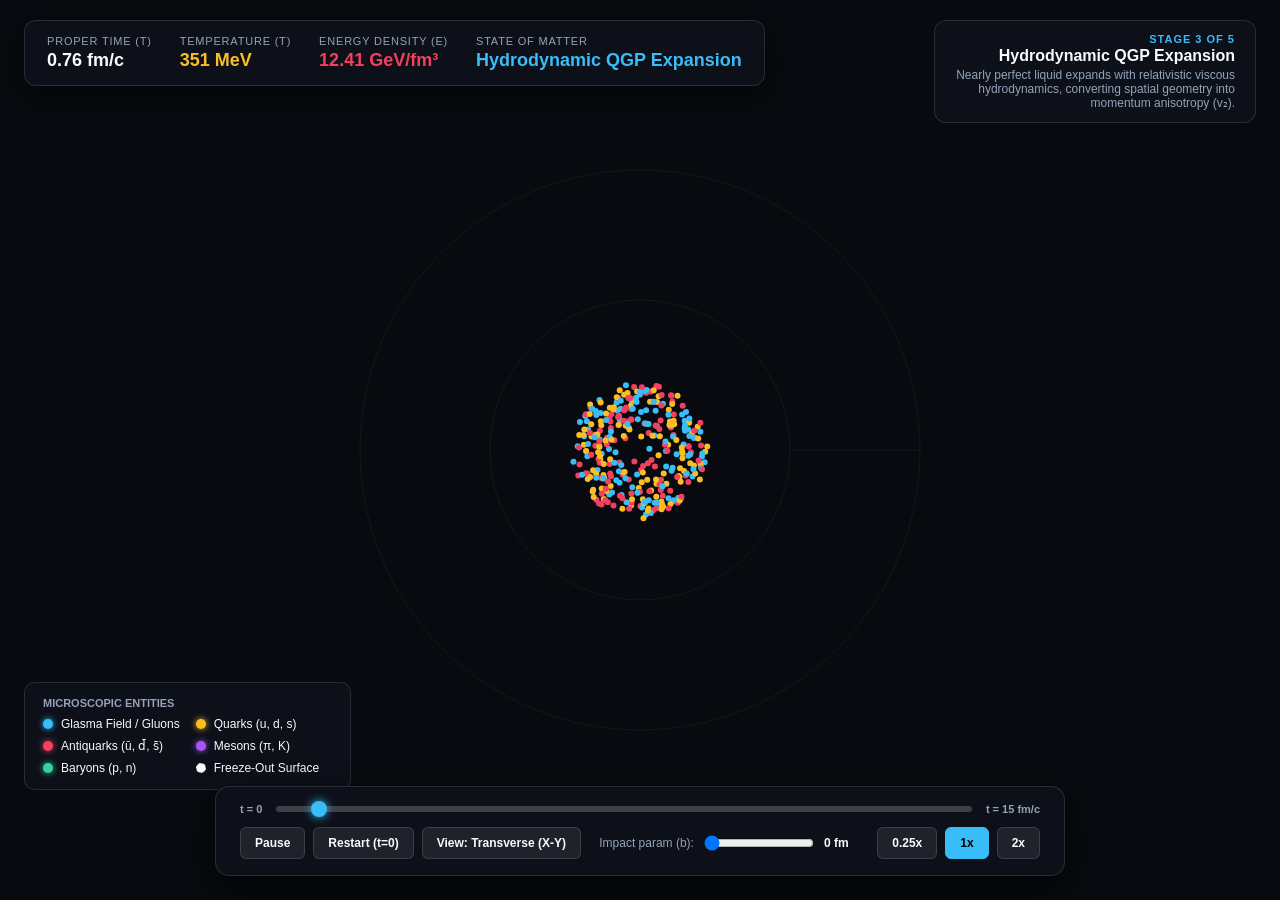
<file: anim/HIC_Evo.html>
<!DOCTYPE html>
<html lang="en">
<head>
<meta charset="UTF-8">
<meta name="viewport" content="width=device-width, initial-scale=1.0">
<title>Spacetime Evolution of Heavy-Ion Matter (t = 0 to Free Streaming)</title>
<style>
  :root {
    --bg-dark: #080a0f;
    --panel-bg: rgba(14, 18, 28, 0.88);
    --border-color: rgba(255, 255, 255, 0.12);
    --accent-blue: #38bdf8;
    --accent-amber: #fbbf24;
    --accent-magenta: #f43f5e;
    --accent-green: #34d399;
    --text-main: #f8fafc;
    --text-muted: #94a3b8;
  }

  * {
    box-sizing: border-box;
    margin: 0;
    padding: 0;
    font-family: Arial, -apple-system, BlinkMacSystemFont, "Segoe UI", Roboto, sans-serif;
    user-select: none;
  }

  body {
    background-color: var(--bg-dark);
    color: var(--text-main);
    overflow: hidden;
    width: 100vw;
    height: 100vh;
    display: flex;
  }

  /* Canvas area */
  #canvas-container {
    flex: 1;
    position: relative;
    height: 100%;
    background: radial-gradient(circle at center, #111827 0%, #080a0f 100%);
  }

  canvas {
    width: 100%;
    height: 100%;
    display: block;
  }

  /* Top telemetry badge */
  .top-telemetry {
    position: absolute;
    top: 20px;
    left: 24px;
    background: var(--panel-bg);
    border: 1px solid var(--border-color);
    padding: 14px 22px;
    border-radius: 12px;
    backdrop-filter: blur(10px);
    display: flex;
    gap: 28px;
    box-shadow: 0 10px 30px rgba(0, 0, 0, 0.5);
    z-index: 10;
  }

  .stat-item {
    display: flex;
    flex-direction: column;
  }

  .stat-label {
    font-size: 11px;
    text-transform: uppercase;
    letter-spacing: 0.8px;
    color: var(--text-muted);
    margin-bottom: 3px;
  }

  .stat-val {
    font-size: 18px;
    font-weight: 700;
    color: var(--text-main);
    font-feature-settings: "tnum";
  }

  /* Current Stage Indicator */
  .stage-badge {
    position: absolute;
    top: 20px;
    right: 24px;
    background: var(--panel-bg);
    border: 1px solid var(--border-color);
    padding: 12px 20px;
    border-radius: 12px;
    text-align: right;
    backdrop-filter: blur(10px);
    z-index: 10;
  }

  .stage-num {
    font-size: 11px;
    font-weight: bold;
    text-transform: uppercase;
    color: var(--accent-blue);
    letter-spacing: 1px;
  }

  .stage-title {
    font-size: 16px;
    font-weight: 700;
    margin-top: 2px;
    color: var(--text-main);
  }

  .stage-desc {
    font-size: 12px;
    color: var(--text-muted);
    margin-top: 3px;
    max-width: 280px;
  }

  /* Floating Legend */
  .legend-box {
    position: absolute;
    bottom: 110px;
    left: 24px;
    background: var(--panel-bg);
    border: 1px solid var(--border-color);
    padding: 14px 18px;
    border-radius: 10px;
    backdrop-filter: blur(8px);
    z-index: 10;
    font-size: 12px;
  }

  .legend-title {
    font-weight: bold;
    margin-bottom: 8px;
    font-size: 11px;
    color: var(--text-muted);
    text-transform: uppercase;
  }

  .legend-items {
    display: grid;
    grid-template-columns: 1fr 1fr;
    gap: 8px 16px;
  }

  .legend-item {
    display: flex;
    align-items: center;
    gap: 8px;
  }

  .legend-dot {
    width: 10px;
    height: 10px;
    border-radius: 50%;
  }

  /* Controls Overlay at Bottom */
  .bottom-hud {
    position: absolute;
    bottom: 24px;
    left: 50%;
    transform: translateX(-50%);
    width: min(850px, 92%);
    background: var(--panel-bg);
    border: 1px solid var(--border-color);
    padding: 16px 24px;
    border-radius: 14px;
    backdrop-filter: blur(12px);
    box-shadow: 0 15px 35px rgba(0, 0, 0, 0.6);
    z-index: 10;
    display: flex;
    flex-direction: column;
    gap: 12px;
  }

  .timeline-container {
    display: flex;
    align-items: center;
    gap: 14px;
  }

  .timeline-slider {
    flex: 1;
    -webkit-appearance: none;
    appearance: none;
    height: 6px;
    background: rgba(255, 255, 255, 0.2);
    border-radius: 4px;
    outline: none;
    cursor: pointer;
  }

  .timeline-slider::-webkit-slider-thumb {
    -webkit-appearance: none;
    appearance: none;
    width: 16px;
    height: 16px;
    border-radius: 50%;
    background: var(--accent-blue);
    cursor: pointer;
    box-shadow: 0 0 10px var(--accent-blue);
  }

  .controls-row {
    display: flex;
    justify-content: space-between;
    align-items: center;
  }

  .btn-group {
    display: flex;
    align-items: center;
    gap: 8px;
  }

  button {
    background: rgba(255, 255, 255, 0.08);
    border: 1px solid var(--border-color);
    color: var(--text-main);
    padding: 8px 14px;
    border-radius: 6px;
    font-size: 12px;
    font-weight: 600;
    cursor: pointer;
    transition: background 0.2s, border-color 0.2s;
  }

  button:hover {
    background: rgba(255, 255, 255, 0.16);
    border-color: rgba(255, 255, 255, 0.3);
  }

  button.active {
    background: var(--accent-blue);
    color: #000;
    border-color: var(--accent-blue);
  }

  .slider-control {
    display: flex;
    align-items: center;
    gap: 10px;
    font-size: 12px;
    color: var(--text-muted);
  }

  .slider-control input[type="range"] {
    width: 110px;
  }
</style>
</head>
<body>

<div id="canvas-container">
  <canvas id="simCanvas"></canvas>

  <div class="top-telemetry">
    <div class="stat-item">
      <span class="stat-label">Proper Time (&tau;)</span>
      <span class="stat-val" id="val-tau">0.00 fm/c</span>
    </div>
    <div class="stat-item">
      <span class="stat-label">Temperature (T)</span>
      <span class="stat-val" id="val-temp" style="color: #fbbf24;">480 MeV</span>
    </div>
    <div class="stat-item">
      <span class="stat-label">Energy Density (&epsilon;)</span>
      <span class="stat-val" id="val-eps" style="color: #f43f5e;">35.0 GeV/fm&sup3;</span>
    </div>
    <div class="stat-item">
      <span class="stat-label">State of Matter</span>
      <span class="stat-val" id="val-state" style="color: #38bdf8;">Glasma / Flux Tubes</span>
    </div>
  </div>

  <div class="stage-badge">
    <div class="stage-num" id="stage-badge-num">Stage 1 of 5</div>
    <div class="stage-title" id="stage-badge-title">Glasma & Color Flux Tubes</div>
    <div class="stage-desc" id="stage-badge-desc">Coherent longitudinal chromo-electromagnetic flux tubes form between receding nuclei at t = 0.</div>
  </div>

  <div class="legend-box">
    <div class="legend-title">Microscopic Entities</div>
    <div class="legend-items">
      <div class="legend-item"><div class="legend-dot" style="background: #38bdf8; box-shadow: 0 0 6px #38bdf8;"></div> Glasma Field / Gluons</div>
      <div class="legend-item"><div class="legend-dot" style="background: #fbbf24; box-shadow: 0 0 6px #fbbf24;"></div> Quarks (u, d, s)</div>
      <div class="legend-item"><div class="legend-dot" style="background: #f43f5e; box-shadow: 0 0 6px #f43f5e;"></div> Antiquarks (&umacr;, d&#772;, s&#772;)</div>
      <div class="legend-item"><div class="legend-dot" style="background: #a855f7; box-shadow: 0 0 6px #a855f7;"></div> Mesons (&pi;, K)</div>
      <div class="legend-item"><div class="legend-dot" style="background: #34d399; box-shadow: 0 0 6px #34d399;"></div> Baryons (p, n)</div>
      <div class="legend-item"><div class="legend-dot" style="background: #ffffff; border: 1px dashed #aaa;"></div> Freeze-Out Surface</div>
    </div>
  </div>

  <div class="bottom-hud">
    <div class="timeline-container">
      <span style="font-size: 11px; color: var(--text-muted); font-weight: bold;">t = 0</span>
      <input type="range" class="timeline-slider" id="timelineSlider" min="0" max="15" step="0.01" value="0">
      <span style="font-size: 11px; color: var(--text-muted); font-weight: bold;">t = 15 fm/c</span>
    </div>

    <div class="controls-row">
      <div class="btn-group">
        <button id="btnPlay">Pause</button>
        <button id="btnReset">Restart (t=0)</button>
        <button id="btnView">View: Transverse (X-Y)</button>
      </div>

      <div class="slider-control">
        <span>Impact param (b):</span>
        <input type="range" id="sliderB" min="0" max="8" step="0.5" value="0">
        <span id="labelB" style="color: var(--text-main); font-weight: bold; width: 35px;">0 fm</span>
      </div>

      <div class="btn-group">
        <button class="btn-speed" data-speed="0.25">0.25x</button>
        <button class="btn-speed active" data-speed="1.0">1x</button>
        <button class="btn-speed" data-speed="2.0">2x</button>
      </div>
    </div>
  </div>
</div>

<script>
/**
 * Spacetime Evolution Simulation: Glasma -> Pre-equilibrium -> QGP -> Freeze-outs -> Free Streaming
 */

const canvas = document.getElementById('simCanvas');
const ctx = canvas.getContext('2d');

let width, height, centerX, centerY;
let isPlaying = true;
let speedMult = 1.0;
let tau = 0.0; // Proper time in fm/c [0 -> 15]
let impactB = 0; // Impact parameter in fm
let viewMode = 'transverse'; // 'transverse' or 'longitudinal'

// Physical parameters
const TAU_MAX = 15.0; // fm/c
const T_GLASMA = 480; // MeV
const T_CHEM_FREEZEOUT = 155; // MeV
const T_KIN_FREEZEOUT = 110; // MeV

function resize() {
  width = canvas.width = window.innerWidth;
  height = canvas.height = window.innerHeight;
  centerX = width / 2;
  centerY = height / 2;
}
window.addEventListener('resize', resize);
resize();

// Particle Entities
class MicroParticle {
  constructor(id, type, x, y, z, vx, vy, vz) {
    this.id = id;
    this.type = type; // 'flux', 'gluon', 'quark', 'antiquark', 'meson', 'baryon'
    this.x = x;
    this.y = y;
    this.z = z;
    this.vx = vx;
    this.vy = vy;
    this.vz = vz;
    this.charge = (type === 'quark') ? (Math.random() > 0.4 ? 1 : -1) : (type === 'antiquark' ? -1 : 0);
    this.active = true;
    this.hadronType = ''; // 'pi+', 'pi-', 'pi0', 'p', 'n'
  }
}

// Generate base microscopic state
let particles = [];
let fluxTubes = [];

function initCollisionState() {
  particles = [];
  fluxTubes = [];
  const count = 350;

  // Longitudinal flux filaments between passing nuclei
  const numTubes = 28;
  for (let i = 0; i < numTubes; i++) {
    // Eccentricity dependent on b
    const radX = 60 * (1 - (impactB / 14));
    const radY = 60;
    const ang = Math.random() * Math.PI * 2;
    const r = Math.sqrt(Math.random());
    const x = r * radX * Math.cos(ang);
    const y = r * radY * Math.sin(ang);
    fluxTubes.push({
      x: x,
      y: y,
      phase: Math.random() * Math.PI * 2,
      intensity: 1.0,
      radius: 6 + Math.random() * 8
    });
  }

  // Base microscopic particles
  for (let i = 0; i < count; i++) {
    const radX = 55 * (1 - (impactB / 14));
    const radY = 55;
    const angle = Math.random() * Math.PI * 2;
    const r = Math.sqrt(Math.random());
    const px = r * radX * Math.cos(angle);
    const py = r * radY * Math.sin(angle);
    const pz = (Math.random() - 0.5) * 15;

    // Thermal / flow velocity initial distribution
    // Pressure gradient along x is stronger for b > 0 (elliptic anisotropy)
    const px_boost = (1 + (impactB / 8) * 0.7);
    const vMag = 0.5 + Math.random() * 0.5;
    const phi = angle;
    const vx = Math.cos(phi) * vMag * px_boost;
    const vy = Math.sin(phi) * vMag;
    const vz = (Math.random() - 0.5) * 0.4;

    particles.push(new MicroParticle(i, 'gluon', px, py, pz, vx, vy, vz));
  }
}

initCollisionState();

// Physical formulas for temperature & energy density
function getThermodynamics(t) {
  let temp, eps, phaseName;
  if (t < 0.2) {
    // Glasma stage
    temp = T_GLASMA;
    eps = 35.0 - (t / 0.2) * 8.0;
    phaseName = "Glasma (Chromo-fields)";
  } else if (t < 0.6) {
    // Pre-equilibrium
    temp = T_GLASMA - (t - 0.2) * 250;
    eps = 27.0 - (t - 0.2) * 25;
    phaseName = "Pre-Equilibrium Thermalization";
  } else if (t < 4.5) {
    // Relativistic Hydro QGP (Bjorken cooling ~ tau^(-1/3))
    const tau_norm = t / 0.6;
    temp = 380 * Math.pow(tau_norm, -0.333);
    eps = 17.0 * Math.pow(tau_norm, -1.333);
    phaseName = "Hydrodynamic QGP Expansion";
  } else if (t < 8.0) {
    // Chemical Freeze-out & Hadronization (Tc ~ 155 MeV)
    const tau_norm = t / 4.5;
    temp = T_CHEM_FREEZEOUT * Math.pow(tau_norm, -0.25);
    eps = 1.0 * Math.pow(tau_norm, -1.0);
    phaseName = "Chemical Freeze-Out / Hadronization";
  } else if (t < 11.5) {
    // Hadron Resonance Gas & Kinetic Freeze-Out (Tkin ~ 110 MeV)
    temp = T_KIN_FREEZEOUT * Math.max(0.6, (1 - (t - 8.0) * 0.08));
    eps = 0.3 * Math.max(0.1, (1 - (t - 8.0) * 0.15));
    phaseName = "Interacting Hadron Gas & Kinetic Freeze-Out";
  } else {
    // Free Streaming
    temp = 40;
    eps = 0.02;
    phaseName = "Free Streaming to Detectors";
  }

  return { temp: Math.max(10, Math.round(temp)), eps: Math.max(0.01, eps.toFixed(2)), state: phaseName };
}

// Stage descriptive badges
function updateBadges(t) {
  const badgeNum = document.getElementById('stage-badge-num');
  const badgeTitle = document.getElementById('stage-badge-title');
  const badgeDesc = document.getElementById('stage-badge-desc');

  if (t < 0.2) {
    badgeNum.textContent = "Stage 1 of 5";
    badgeTitle.textContent = "Glasma & Color Flux Tubes (t = 0)";
    badgeDesc.textContent = "High-density coherent longitudinal chromo-electric/magnetic flux tubes form immediately between the passing Lorentz pancakes.";
  } else if (t < 0.6) {
    badgeNum.textContent = "Stage 2 of 5";
    badgeTitle.textContent = "Pre-Equilibrium & Thermalization";
    badgeDesc.textContent = "Flux tubes decay into hard gluons and qq̄ pairs. Intense non-equilibrium collisions drive the system to local thermal equilibrium.";
  } else if (t < 4.5) {
    badgeNum.textContent = "Stage 3 of 5";
    badgeTitle.textContent = "Hydrodynamic QGP Expansion";
    badgeDesc.textContent = "Nearly perfect liquid expands with relativistic viscous hydrodynamics, converting spatial geometry into momentum anisotropy (v₂).";
  } else if (t < 8.0) {
    badgeNum.textContent = "Stage 4 of 5";
    badgeTitle.textContent = "Hadronization (Chemical Freeze-Out)";
    badgeDesc.textContent = "At T_c ≈ 155 MeV, colored quarks & gluons recombine into color-singlet mesons & baryons. Inelastic chemistry permanently locks.";
  } else if (t < 11.5) {
    badgeNum.textContent = "Stage 5 of 5";
    badgeTitle.textContent = "Hadron Gas & Kinetic Freeze-Out";
    badgeDesc.textContent = "Hadrons scatter elastically until mean free path > system size (T_kin ≈ 110 MeV), locking final track momentum spectra.";
  } else {
    badgeNum.textContent = "Decoupled";
    badgeTitle.textContent = "Free Streaming";
    badgeDesc.textContent = "Hadrons stream outward ballistically without collisions, bending under the experimental solenoidal magnetic field.";
  }
}

// Render loop
function draw() {
  ctx.fillStyle = '#080a0f';
  ctx.fillRect(0, 0, width, height);

  // Grid / axes in transverse view
  ctx.strokeStyle = 'rgba(255, 255, 255, 0.05)';
  ctx.lineWidth = 1;
  ctx.beginPath();
  ctx.arc(centerX, centerY, 150, 0, Math.PI * 2);
  ctx.arc(centerX, centerY, 280, 0, Math.PI * 2);
  ctx.stroke();

  // 1. DRAW STAGE 1: GLASMA FLUX TUBES (0 <= tau < 0.6)
  if (tau < 0.6) {
    const glasmaAlpha = (tau < 0.2) ? 0.9 : (1 - (tau - 0.2) / 0.4) * 0.9;
    
    if (viewMode === 'transverse') {
      // Transverse flux tube cross-sections
      fluxTubes.forEach(ft => {
        const pulse = 1 + 0.15 * Math.sin(Date.now() * 0.01 + ft.phase);
        const grad = ctx.createRadialGradient(
          centerX + ft.x, centerY + ft.y, 0,
          centerX + ft.x, centerY + ft.y, ft.radius * pulse
        );
        grad.addColorStop(0, `rgba(56, 189, 248, ${glasmaAlpha})`);
        grad.addColorStop(0.6, `rgba(14, 165, 233, ${glasmaAlpha * 0.5})`);
        grad.addColorStop(1, 'rgba(14, 165, 233, 0)');

        ctx.fillStyle = grad;
        ctx.beginPath();
        ctx.arc(centerX + ft.x, centerY + ft.y, ft.radius * pulse, 0, Math.PI * 2);
        ctx.fill();
      });
    } else {
      // Longitudinal view: Long flux tubes stretching along z-axis
      fluxTubes.forEach(ft => {
        const zLength = 120 + tau * 400;
        ctx.strokeStyle = `rgba(56, 189, 248, ${glasmaAlpha * 0.7})`;
        ctx.lineWidth = 3;
        ctx.beginPath();
        ctx.moveTo(centerX - zLength / 2, centerY + ft.y);
        ctx.lineTo(centerX + zLength / 2, centerY + ft.y);
        ctx.stroke();
      });
    }
  }

  // 2. HYDRODYNAMIC EXPANDING FLUID GLOW (0.2 < tau < 8.0)
  if (tau >= 0.2 && tau <= 8.5) {
    const qgpAlpha = (tau < 4.5) ? 0.45 : (1 - (tau - 4.5) / 4.0) * 0.45;
    const expandScale = 1 + (tau - 0.2) * 0.4;
    const radX = (55 * (1 - impactB / 14)) * expandScale * (1 + (impactB/8)*0.2);
    const radY = 55 * expandScale;

    const grad = ctx.createRadialGradient(centerX, centerY, 0, centerX, centerY, Math.max(radX, radY));
    if (tau < 2.0) {
      grad.addColorStop(0, `rgba(251, 191, 36, ${qgpAlpha * 1.2})`); // White-yellow hot
      grad.addColorStop(0.4, `rgba(244, 63, 94, ${qgpAlpha})`);
      grad.addColorStop(1, 'rgba(244, 63, 94, 0)');
    } else {
      grad.addColorStop(0, `rgba(244, 63, 94, ${qgpAlpha})`); // Cooling purple-magenta
      grad.addColorStop(0.6, `rgba(168, 85, 247, ${qgpAlpha * 0.6})`);
      grad.addColorStop(1, 'rgba(168, 85, 247, 0)');
    }

    ctx.save();
    ctx.translate(centerX, centerY);
    ctx.scale(radX / 100, radY / 100);
    ctx.fillStyle = grad;
    ctx.beginPath();
    ctx.arc(0, 0, 100, 0, Math.PI * 2);
    ctx.fill();
    ctx.restore();

    // Subtle freeze-out boundary contour
    if (tau > 3.0 && tau < 8.0) {
      ctx.save();
      ctx.translate(centerX, centerY);
      ctx.scale(radX / 100, radY / 100);
      ctx.strokeStyle = `rgba(255, 255, 255, ${0.25 * (1 - (tau-3)/5)})`;
      ctx.lineWidth = 1.5;
      ctx.setLineDash([4, 4]);
      ctx.beginPath();
      ctx.arc(0, 0, 95, 0, Math.PI * 2);
      ctx.stroke();
      ctx.restore();
    }
  }

  // 3. MICROSCOPIC PARTICLES (Quarks, Gluons, Hadrons)
  particles.forEach((p, idx) => {
    // Time evolution of particle coordinates
    const tNorm = tau;
    let posX = centerX + p.x + p.vx * tNorm * 18;
    let posY = centerY + p.y + p.vy * tNorm * 18;

    // Longitudinal view projection
    if (viewMode === 'longitudinal') {
      posX = centerX + (p.vz * tNorm * 45) + (p.x * 0.2);
      posY = centerY + p.y + p.vy * tNorm * 18;
    }

    // Phase transitions & particle type evolution
    let color = '#38bdf8'; // Gluon blue
    let pSize = 2.5;

    if (tau < 0.2) {
      // Glasma state
      color = '#38bdf8';
      pSize = 2;
    } else if (tau < 0.6) {
      // Pre-equilibrium: pair creation (quarks/antiquarks emerge)
      if (idx % 3 === 0) {
        color = '#fbbf24'; // Quark (amber)
      } else if (idx % 3 === 1) {
        color = '#f43f5e'; // Antiquark (magenta)
      } else {
        color = '#38bdf8'; // Gluon
      }
    } else if (tau < 4.5) {
      // QGP thermal plasma
      if (idx % 3 === 0) color = '#fbbf24';
      else if (idx % 3 === 1) color = '#f43f5e';
      else color = '#38bdf8';
      pSize = 3;
    } else if (tau < 11.5) {
      // Hadronization / Hadron gas: bound mesons & baryons
      if (idx % 4 === 0) {
        color = '#34d399'; // Proton / Neutron (green)
        pSize = 4.0;
      } else {
        color = '#a855f7'; // Pions / Kaons (purple)
        pSize = 3.2;
      }
    } else {
      // Free streaming with magnetic track bending
      if (idx % 4 === 0) {
        color = '#34d399';
        pSize = 3.5;
      } else {
        color = '#a855f7';
        pSize = 3.0;
      }

      // Magnetic field curvature (Lorentz force in transverse plane)
      if (viewMode === 'transverse' && p.charge !== 0) {
        const bend = (tau - 11.5) * 0.08 * p.charge;
        posX += Math.sin(bend) * 20;
        posY += (1 - Math.cos(bend)) * 20;
      }
    }

    // Draw particle
    ctx.fillStyle = color;
    ctx.beginPath();
    ctx.arc(posX, posY, pSize, 0, Math.PI * 2);
    ctx.fill();
  });

  // Telemetry updates
  const thermo = getThermodynamics(tau);
  document.getElementById('val-tau').textContent = tau.toFixed(2) + " fm/c";
  document.getElementById('val-temp').textContent = thermo.temp + " MeV";
  document.getElementById('val-eps').textContent = thermo.eps + " GeV/fm³";
  document.getElementById('val-state').textContent = thermo.state;
  document.getElementById('timelineSlider').value = tau;
  updateBadges(tau);

  // Step simulation time
  if (isPlaying) {
    tau += 0.02 * speedMult;
    if (tau > TAU_MAX) {
      tau = 0; // Loop back to t = 0
    }
  }

  requestAnimationFrame(draw);
}

// UI Event Handlers
const btnPlay = document.getElementById('btnPlay');
btnPlay.addEventListener('click', () => {
  isPlaying = !isPlaying;
  btnPlay.textContent = isPlaying ? 'Pause' : 'Play';
  btnPlay.classList.toggle('active', !isPlaying);
});

const btnReset = document.getElementById('btnReset');
btnReset.addEventListener('click', () => {
  tau = 0;
  initCollisionState();
});

const btnView = document.getElementById('btnView');
btnView.addEventListener('click', () => {
  if (viewMode === 'transverse') {
    viewMode = 'longitudinal';
    btnView.textContent = "View: Longitudinal (Z-X)";
  } else {
    viewMode = 'transverse';
    btnView.textContent = "View: Transverse (X-Y)";
  }
});

const sliderTimeline = document.getElementById('timelineSlider');
sliderTimeline.addEventListener('input', (e) => {
  tau = parseFloat(e.target.value);
});

const sliderB = document.getElementById('sliderB');
sliderB.addEventListener('input', (e) => {
  impactB = parseFloat(e.target.value);
  document.getElementById('labelB').textContent = impactB + " fm";
  initCollisionState();
});

const speedButtons = document.querySelectorAll('.btn-speed');
speedButtons.forEach(btn => {
  btn.addEventListener('click', () => {
    speedButtons.forEach(b => b.classList.remove('active'));
    btn.classList.add('active');
    speedMult = parseFloat(btn.dataset.speed);
  });
});

// Kick off animation
requestAnimationFrame(draw);
</script>
</body>
</html>
</file>
